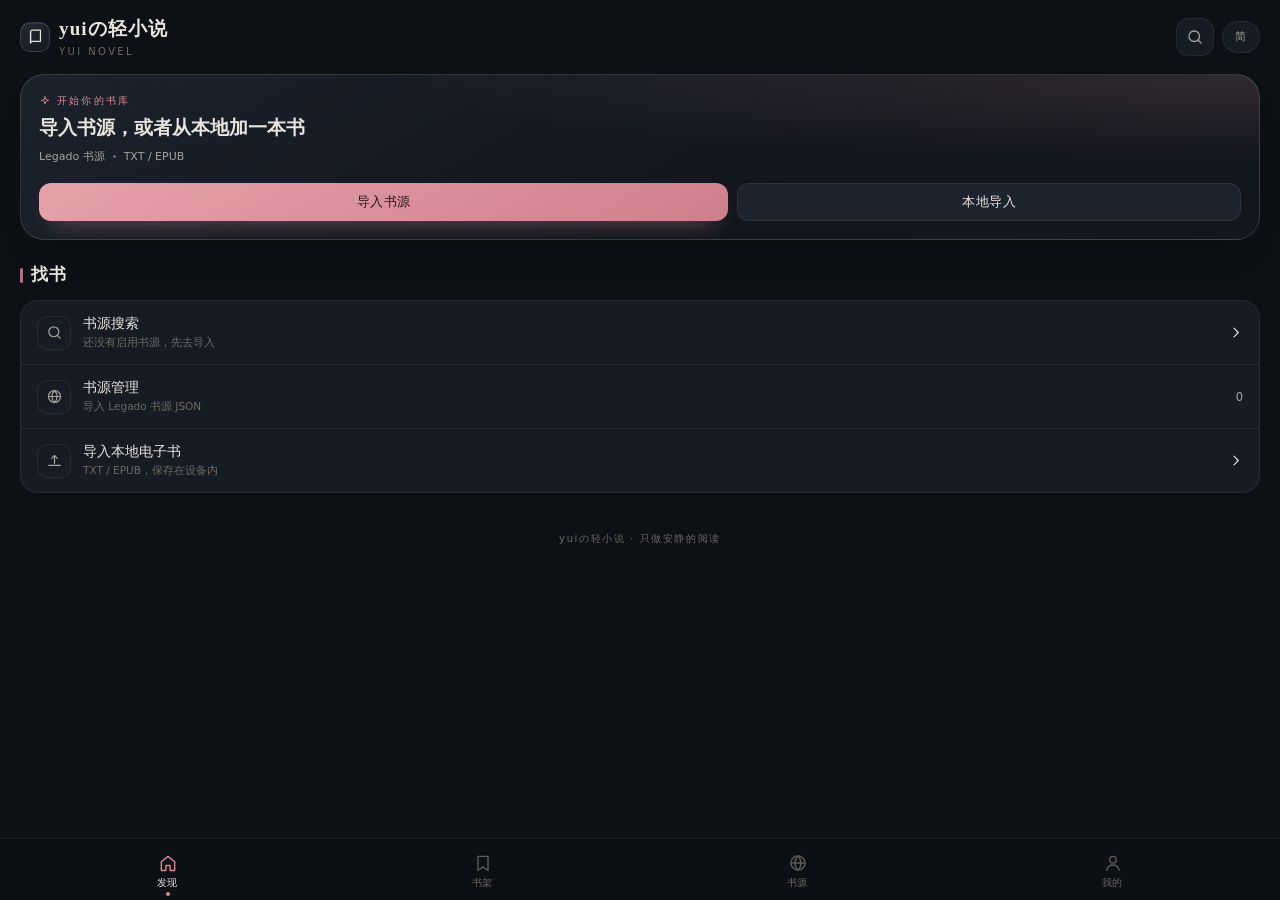
<file: yui-novel-source/app/src/main/assets/www/index.html>
<!doctype html>
<html lang="zh-CN">
<head>
  <meta charset="utf-8" />
  <meta name="viewport" content="width=device-width, initial-scale=1, viewport-fit=cover, user-scalable=no" />
  <meta name="theme-color" content="#0D1015" />
  <meta name="format-detection" content="telephone=no" />
  <title>yuiの轻小说</title>
  <link rel="icon" href="data:image/svg+xml,%3Csvg xmlns='http://www.w3.org/2000/svg' viewBox='0 0 32 32'%3E%3Crect width='32' height='32' rx='8' fill='%2310141B'/%3E%3Crect x='11' y='9' width='10' height='15' rx='3' fill='%23D88B95'/%3E%3Crect x='14' y='13' width='4' height='7' fill='%2310141B'/%3E%3C/svg%3E" />
  <link rel="stylesheet" href="css/app.css" />
</head>
<body>
  <div id="app">
    <header id="topbar" class="topbar"></header>
    <main id="view" class="view"></main>
    <nav id="tabbar" class="tabbar"></nav>
  </div>

  <section id="reader" class="reader" hidden></section>
  <div id="sheet-layer" class="sheet-layer" hidden></div>
  <div id="toast" class="toast" aria-live="polite"></div>

  <script type="module" src="js/app.js"></script>
</body>
</html>
</file>
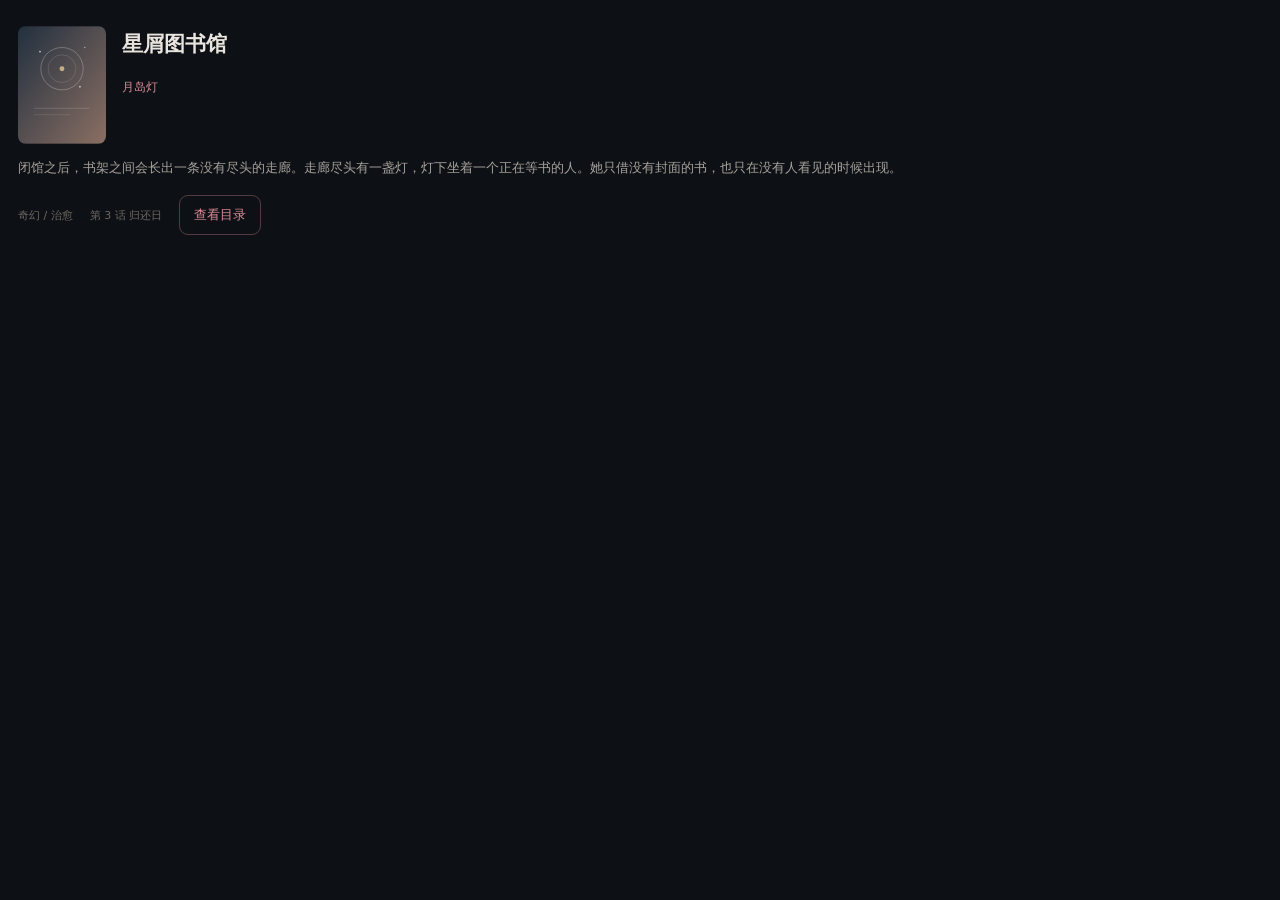
<file: yui-novel-source/app/src/main/assets/www/mock-source/book-1.html>
<!doctype html>
<html lang="zh-CN">
<head>
  <meta charset="utf-8" />
  <meta name="viewport" content="width=device-width, initial-scale=1" />
  <title>星屑图书馆</title>
  <style>
    body { margin: 0; padding: 26px 18px; background: #0d1015; color: #e9e5de; font-family: system-ui, sans-serif; line-height: 1.8; }
    .book-cover { float: left; width: 88px; height: 118px; margin: 0 16px 12px 0; border-radius: 8px; }
    .book-name { margin: 0 0 8px; font-size: 21px; }
    .book-author { color: #d98b96; font-size: 12px; }
    .book-intro { clear: both; color: #a7a29b; font-size: 13px; }
    .book-kind, .book-last { display: inline-block; margin: 8px 12px 0 0; font-size: 11px; color: #6d6862; }
    .toc-link { display: inline-block; margin-top: 16px; color: #d98b96; font-size: 13px; text-decoration: none; border: 1px solid rgba(217,139,150,.35); padding: 7px 14px; border-radius: 9px; }
  </style>
</head>
<body>
  <div class="book-detail">
    <img class="book-cover" src="cover-1.svg" alt="" />
    <h1 class="book-name">星屑图书馆</h1>
    <span class="book-author">月岛灯</span>
    <div class="book-intro">闭馆之后，书架之间会长出一条没有尽头的走廊。走廊尽头有一盏灯，灯下坐着一个正在等书的人。她只借没有封面的书，也只在没有人看见的时候出现。</div>
    <span class="book-kind">奇幻 / 治愈</span>
    <span class="book-last">第 3 话 归还日</span>
    <a class="toc-link" href="toc-1.html">查看目录</a>
  </div>
</body>
</html>
</file>
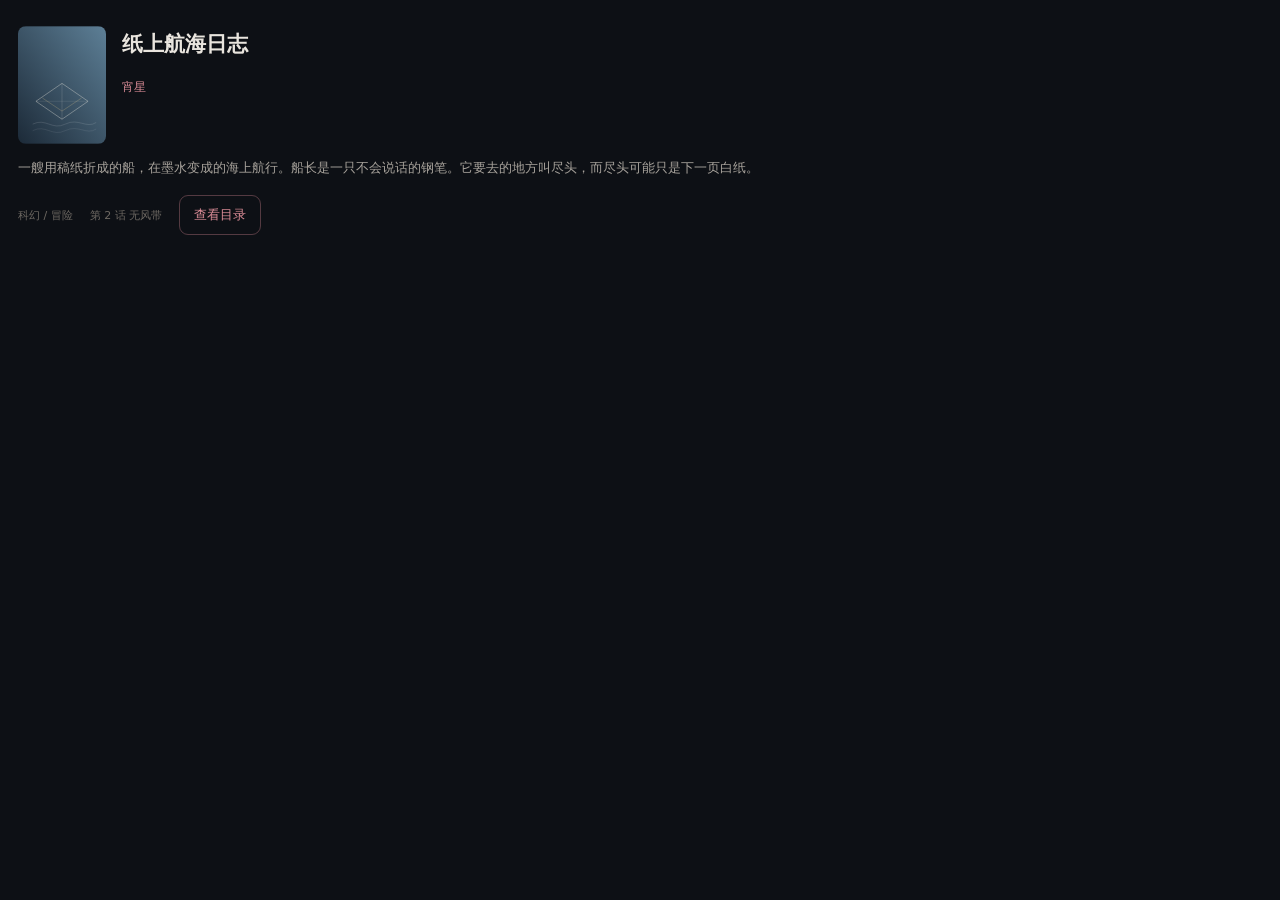
<file: yui-novel-source/app/src/main/assets/www/mock-source/book-2.html>
<!doctype html>
<html lang="zh-CN">
<head>
  <meta charset="utf-8" />
  <meta name="viewport" content="width=device-width, initial-scale=1" />
  <title>纸上航海日志</title>
  <style>
    body { margin: 0; padding: 26px 18px; background: #0d1015; color: #e9e5de; font-family: system-ui, sans-serif; line-height: 1.8; }
    .book-cover { float: left; width: 88px; height: 118px; margin: 0 16px 12px 0; border-radius: 8px; }
    .book-name { margin: 0 0 8px; font-size: 21px; }
    .book-author { color: #d98b96; font-size: 12px; }
    .book-intro { clear: both; color: #a7a29b; font-size: 13px; }
    .book-kind, .book-last { display: inline-block; margin: 8px 12px 0 0; font-size: 11px; color: #6d6862; }
    .toc-link { display: inline-block; margin-top: 16px; color: #d98b96; font-size: 13px; text-decoration: none; border: 1px solid rgba(217,139,150,.35); padding: 7px 14px; border-radius: 9px; }
  </style>
</head>
<body>
  <div class="book-detail">
    <img class="book-cover" src="cover-2.svg" alt="" />
    <h1 class="book-name">纸上航海日志</h1>
    <span class="book-author">宵星</span>
    <div class="book-intro">一艘用稿纸折成的船，在墨水变成的海上航行。船长是一只不会说话的钢笔。它要去的地方叫尽头，而尽头可能只是下一页白纸。</div>
    <span class="book-kind">科幻 / 冒险</span>
    <span class="book-last">第 2 话 无风带</span>
    <a class="toc-link" href="toc-2.html">查看目录</a>
  </div>
</body>
</html>
</file>
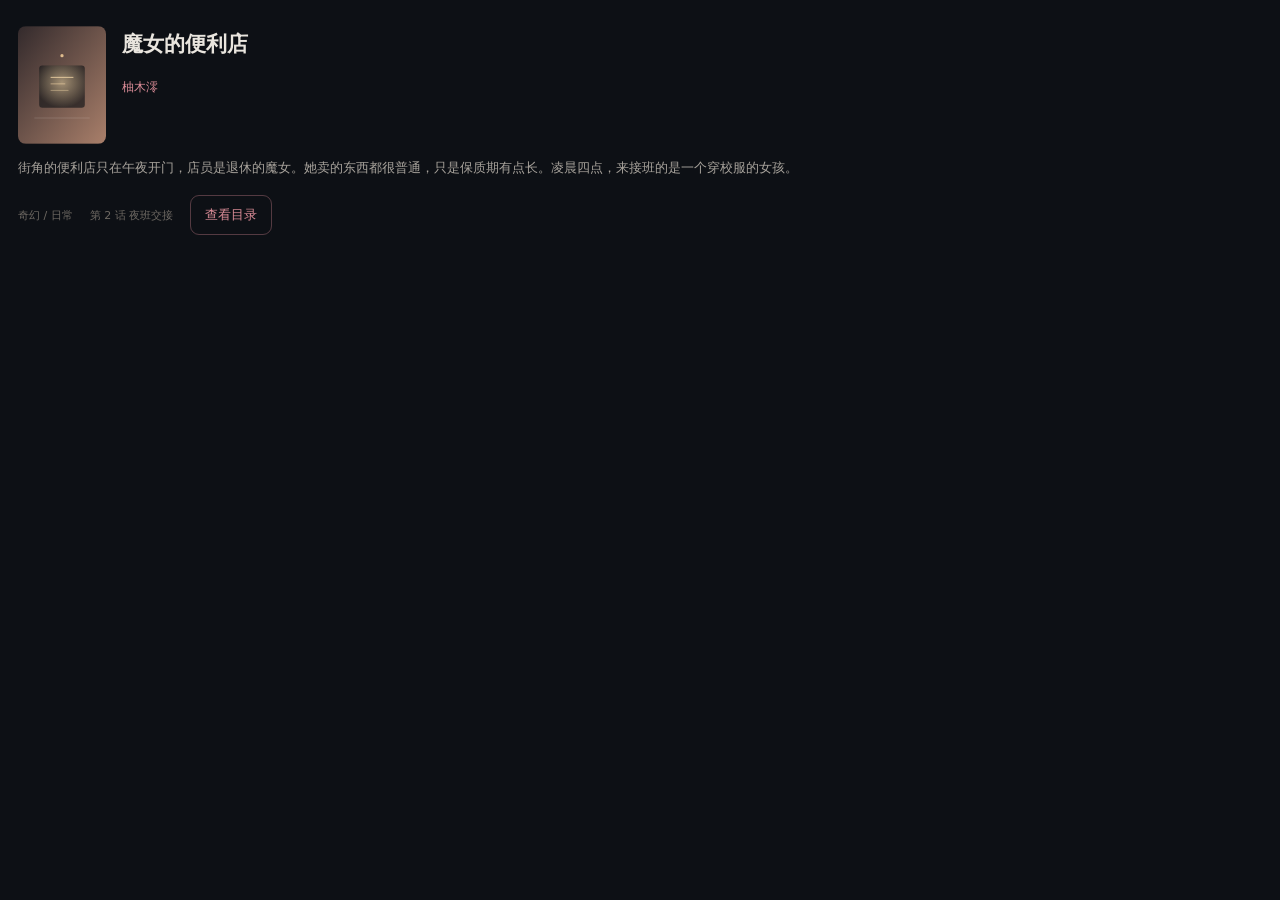
<file: yui-novel-source/app/src/main/assets/www/mock-source/book-3.html>
<!doctype html>
<html lang="zh-CN">
<head>
  <meta charset="utf-8" />
  <meta name="viewport" content="width=device-width, initial-scale=1" />
  <title>魔女的便利店</title>
  <style>
    body { margin: 0; padding: 26px 18px; background: #0d1015; color: #e9e5de; font-family: system-ui, sans-serif; line-height: 1.8; }
    .book-cover { float: left; width: 88px; height: 118px; margin: 0 16px 12px 0; border-radius: 8px; }
    .book-name { margin: 0 0 8px; font-size: 21px; }
    .book-author { color: #d98b96; font-size: 12px; }
    .book-intro { clear: both; color: #a7a29b; font-size: 13px; }
    .book-kind, .book-last { display: inline-block; margin: 8px 12px 0 0; font-size: 11px; color: #6d6862; }
    .toc-link { display: inline-block; margin-top: 16px; color: #d98b96; font-size: 13px; text-decoration: none; border: 1px solid rgba(217,139,150,.35); padding: 7px 14px; border-radius: 9px; }
  </style>
</head>
<body>
  <div class="book-detail">
    <img class="book-cover" src="cover-3.svg" alt="" />
    <h1 class="book-name">魔女的便利店</h1>
    <span class="book-author">柚木澪</span>
    <div class="book-intro">街角的便利店只在午夜开门，店员是退休的魔女。她卖的东西都很普通，只是保质期有点长。凌晨四点，来接班的是一个穿校服的女孩。</div>
    <span class="book-kind">奇幻 / 日常</span>
    <span class="book-last">第 2 话 夜班交接</span>
    <a class="toc-link" href="toc-3.html">查看目录</a>
  </div>
</body>
</html>
</file>
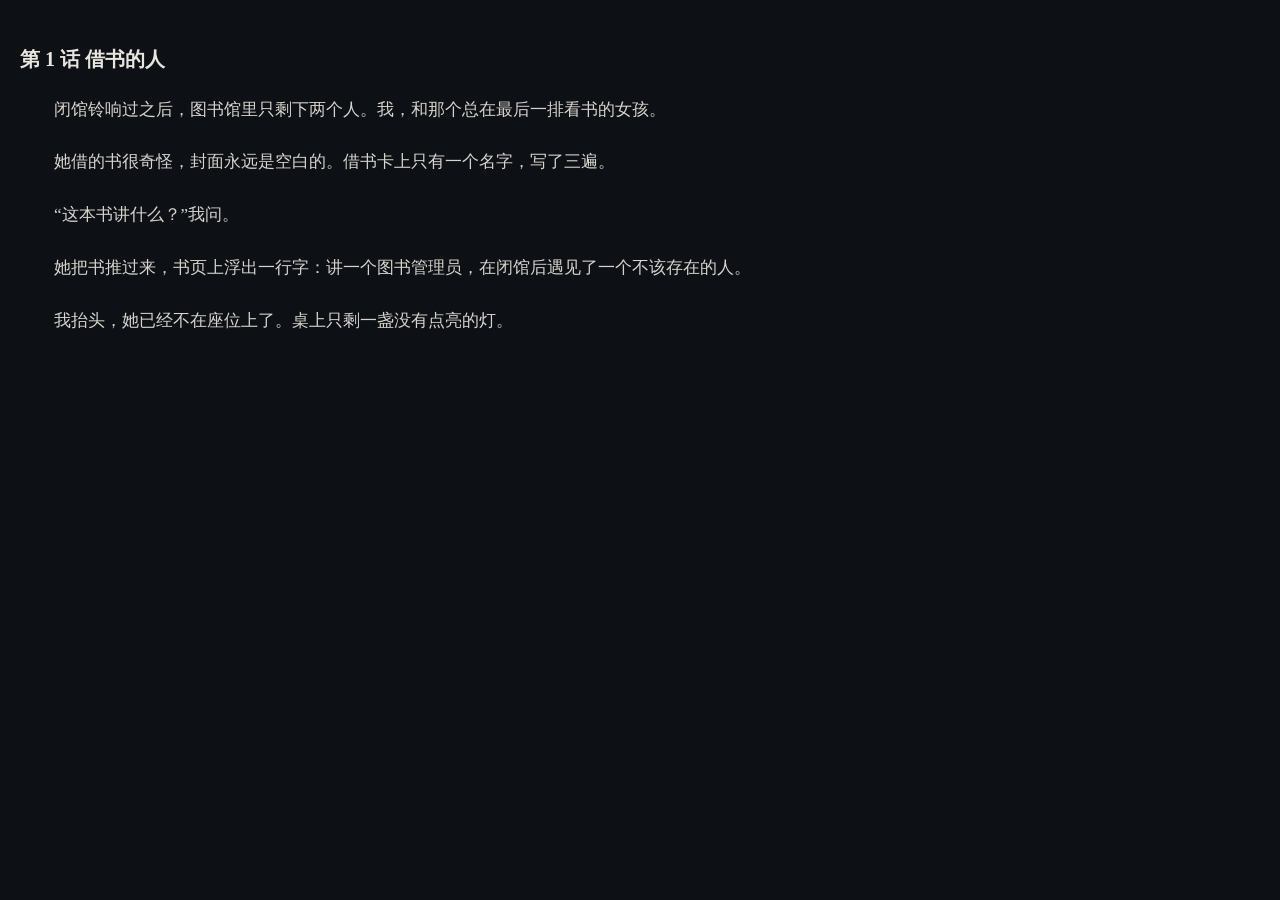
<file: yui-novel-source/app/src/main/assets/www/mock-source/chapter-1-1.html>
<!doctype html>
<html lang="zh-CN">
<head>
  <meta charset="utf-8" />
  <meta name="viewport" content="width=device-width, initial-scale=1" />
  <title>第 1 话 借书的人</title>
  <style>
    body { margin: 0; padding: 26px 20px 60px; background: #0d1015; color: #d8d4cd; font-family: Georgia, "Songti SC", serif; line-height: 2; font-size: 17px; }
    p { margin: 0 0 1.1em; text-indent: 2em; }
    h1 { font-size: 20px; color: #e9e5de; }
  </style>
</head>
<body>
  <h1>第 1 话 借书的人</h1>
  <div id="content">
    <p>闭馆铃响过之后，图书馆里只剩下两个人。我，和那个总在最后一排看书的女孩。</p>
    <p>她借的书很奇怪，封面永远是空白的。借书卡上只有一个名字，写了三遍。</p>
    <p>“这本书讲什么？”我问。</p>
    <p>她把书推过来，书页上浮出一行字：讲一个图书管理员，在闭馆后遇见了一个不该存在的人。</p>
    <p>我抬头，她已经不在座位上了。桌上只剩一盏没有点亮的灯。</p>
  </div>
</body>
</html>
</file>
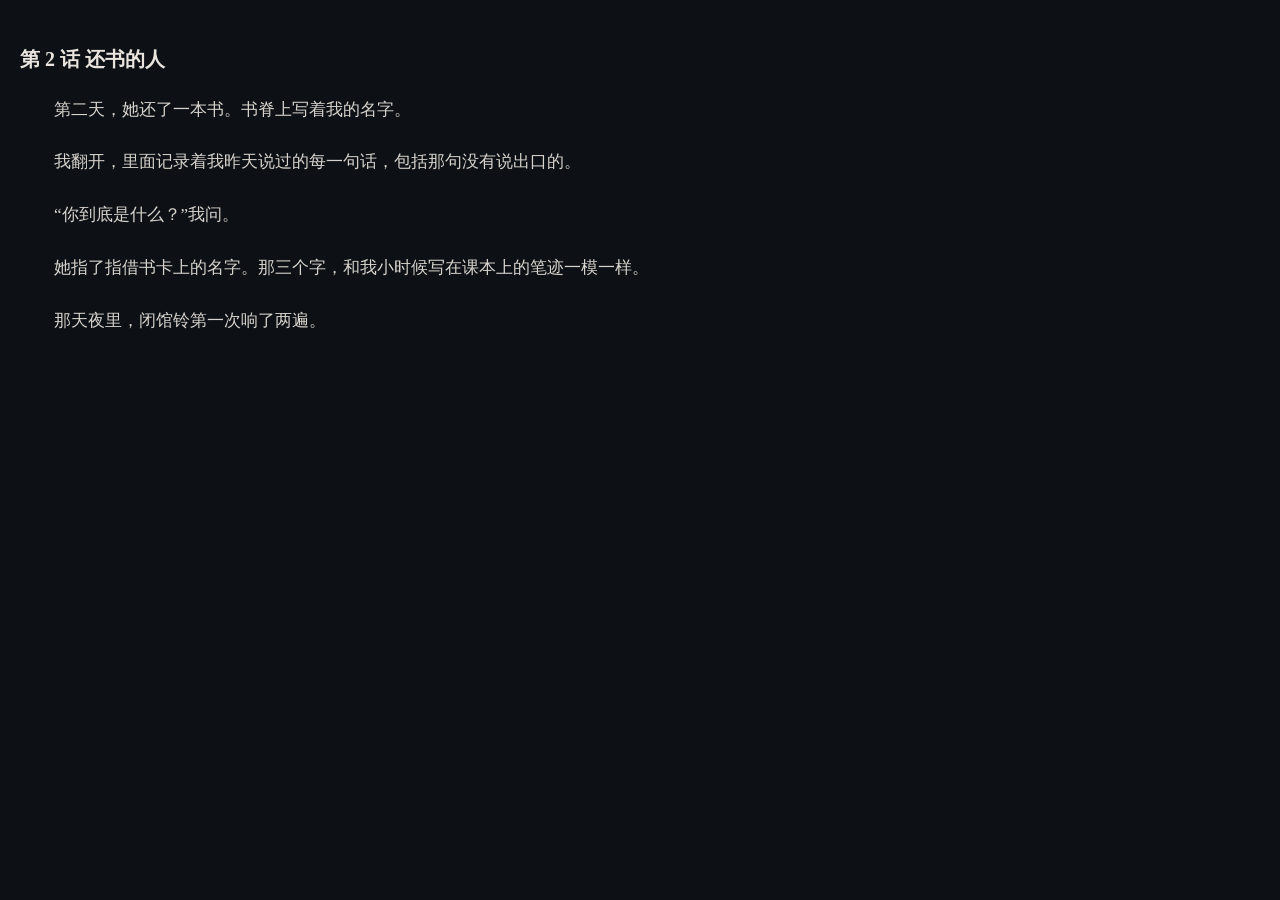
<file: yui-novel-source/app/src/main/assets/www/mock-source/chapter-1-2.html>
<!doctype html>
<html lang="zh-CN">
<head>
  <meta charset="utf-8" />
  <meta name="viewport" content="width=device-width, initial-scale=1" />
  <title>第 2 话 还书的人</title>
  <style>
    body { margin: 0; padding: 26px 20px 60px; background: #0d1015; color: #d8d4cd; font-family: Georgia, "Songti SC", serif; line-height: 2; font-size: 17px; }
    p { margin: 0 0 1.1em; text-indent: 2em; }
    h1 { font-size: 20px; color: #e9e5de; }
  </style>
</head>
<body>
  <h1>第 2 话 还书的人</h1>
  <div id="content">
    <p>第二天，她还了一本书。书脊上写着我的名字。</p>
    <p>我翻开，里面记录着我昨天说过的每一句话，包括那句没有说出口的。</p>
    <p>“你到底是什么？”我问。</p>
    <p>她指了指借书卡上的名字。那三个字，和我小时候写在课本上的笔迹一模一样。</p>
    <p>那天夜里，闭馆铃第一次响了两遍。</p>
  </div>
</body>
</html>
</file>
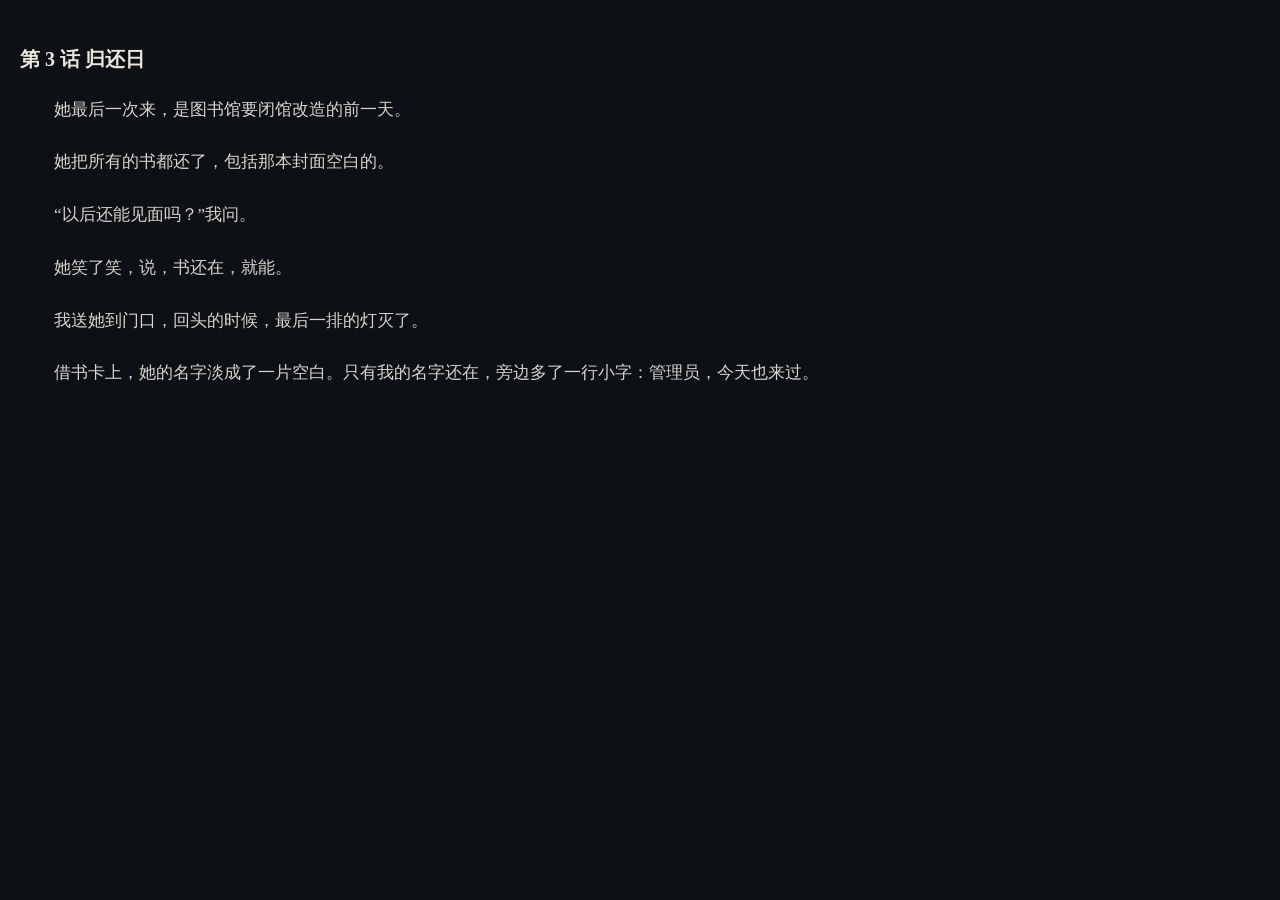
<file: yui-novel-source/app/src/main/assets/www/mock-source/chapter-1-3.html>
<!doctype html>
<html lang="zh-CN">
<head>
  <meta charset="utf-8" />
  <meta name="viewport" content="width=device-width, initial-scale=1" />
  <title>第 3 话 归还日</title>
  <style>
    body { margin: 0; padding: 26px 20px 60px; background: #0d1015; color: #d8d4cd; font-family: Georgia, "Songti SC", serif; line-height: 2; font-size: 17px; }
    p { margin: 0 0 1.1em; text-indent: 2em; }
    h1 { font-size: 20px; color: #e9e5de; }
  </style>
</head>
<body>
  <h1>第 3 话 归还日</h1>
  <div id="content">
    <p>她最后一次来，是图书馆要闭馆改造的前一天。</p>
    <p>她把所有的书都还了，包括那本封面空白的。</p>
    <p>“以后还能见面吗？”我问。</p>
    <p>她笑了笑，说，书还在，就能。</p>
    <p>我送她到门口，回头的时候，最后一排的灯灭了。</p>
    <p>借书卡上，她的名字淡成了一片空白。只有我的名字还在，旁边多了一行小字：管理员，今天也来过。</p>
  </div>
</body>
</html>
</file>
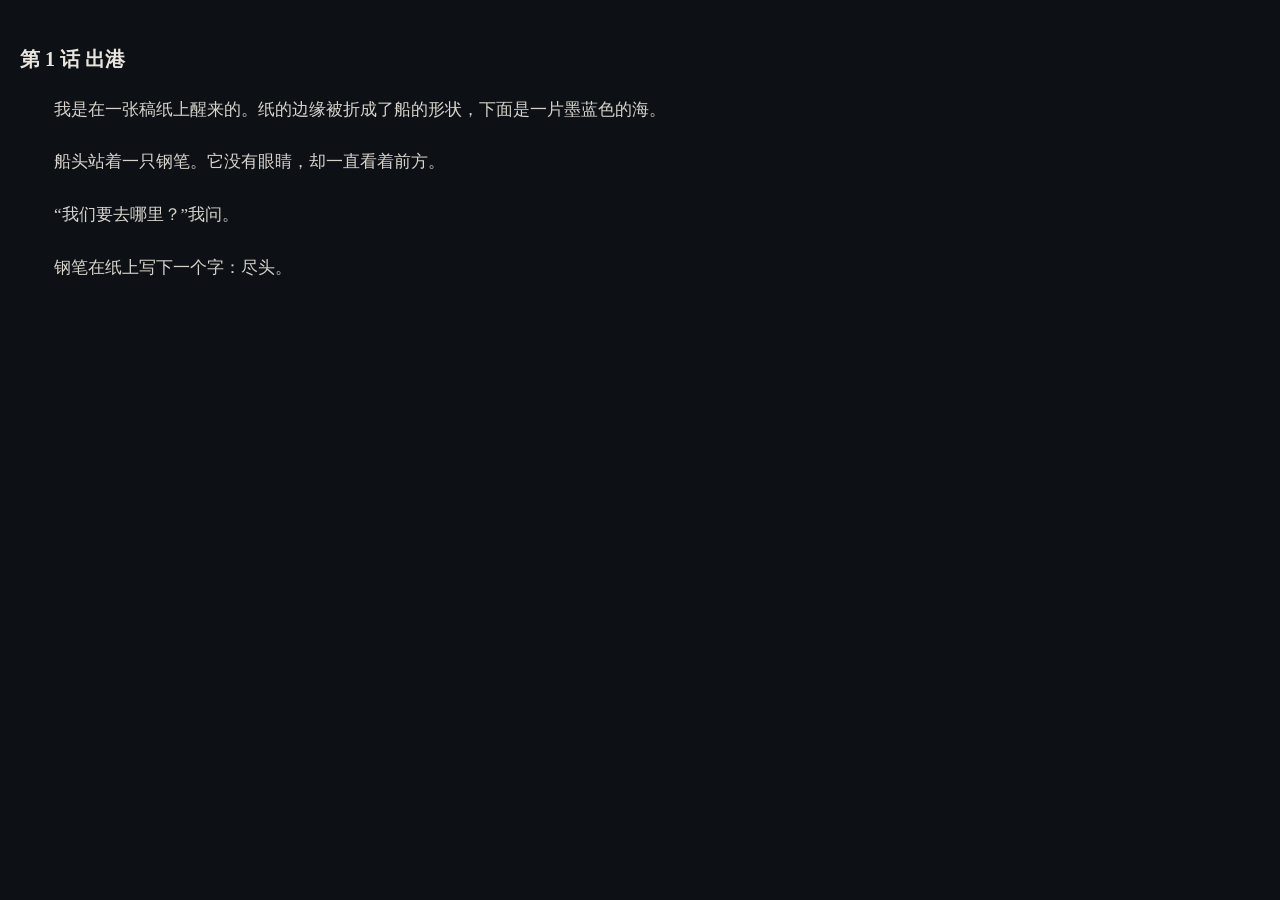
<file: yui-novel-source/app/src/main/assets/www/mock-source/chapter-2-1.html>
<!doctype html>
<html lang="zh-CN">
<head>
  <meta charset="utf-8" />
  <meta name="viewport" content="width=device-width, initial-scale=1" />
  <title>第 1 话 出港</title>
  <style>
    body { margin: 0; padding: 26px 20px 60px; background: #0d1015; color: #d8d4cd; font-family: Georgia, "Songti SC", serif; line-height: 2; font-size: 17px; }
    p { margin: 0 0 1.1em; text-indent: 2em; }
    h1 { font-size: 20px; color: #e9e5de; }
  </style>
</head>
<body>
  <h1>第 1 话 出港</h1>
  <div id="content">
    <p>我是在一张稿纸上醒来的。纸的边缘被折成了船的形状，下面是一片墨蓝色的海。</p>
    <p>船头站着一只钢笔。它没有眼睛，却一直看着前方。</p>
    <p>“我们要去哪里？”我问。</p>
    <p>钢笔在纸上写下一个字：尽头。</p>
  </div>
</body>
</html>
</file>
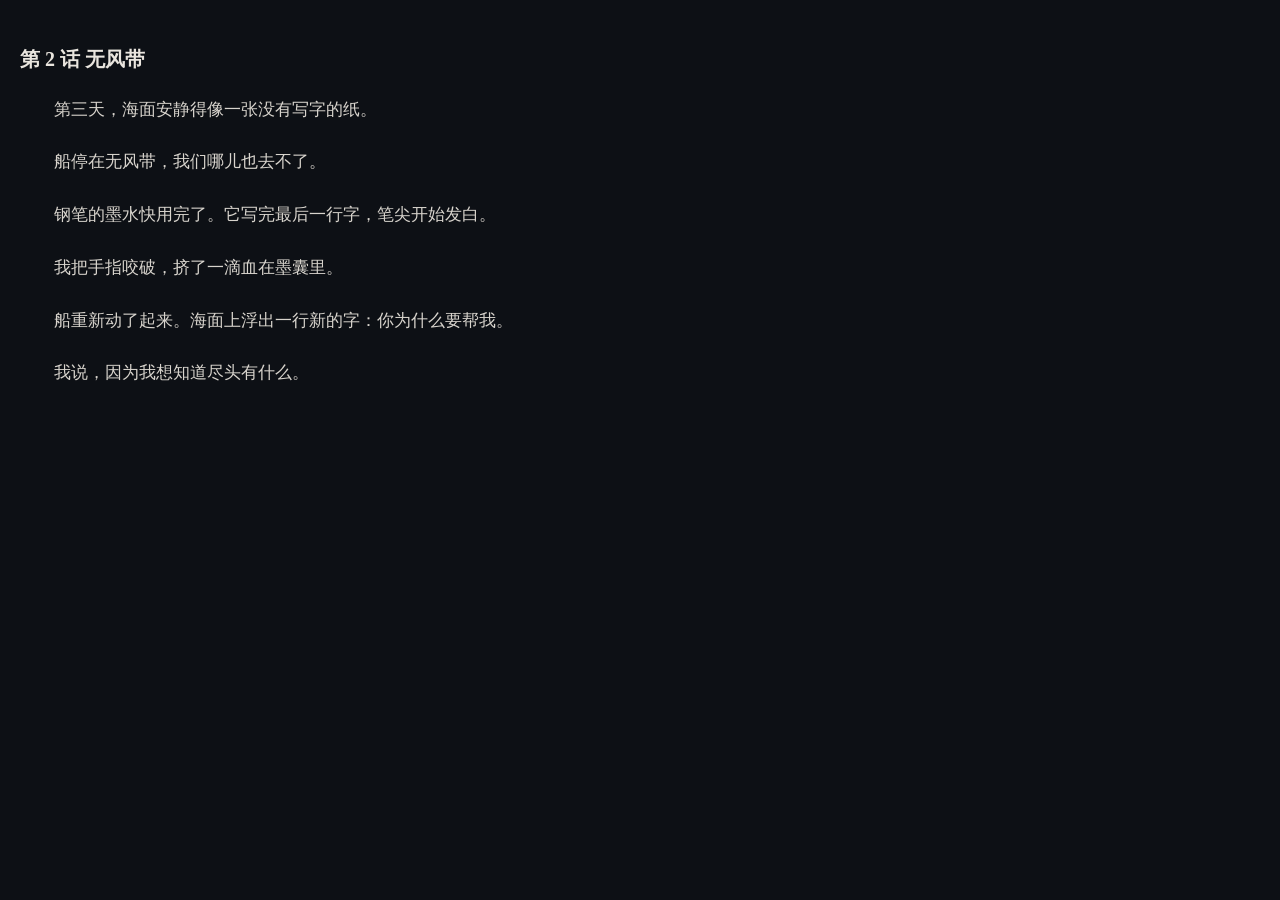
<file: yui-novel-source/app/src/main/assets/www/mock-source/chapter-2-2.html>
<!doctype html>
<html lang="zh-CN">
<head>
  <meta charset="utf-8" />
  <meta name="viewport" content="width=device-width, initial-scale=1" />
  <title>第 2 话 无风带</title>
  <style>
    body { margin: 0; padding: 26px 20px 60px; background: #0d1015; color: #d8d4cd; font-family: Georgia, "Songti SC", serif; line-height: 2; font-size: 17px; }
    p { margin: 0 0 1.1em; text-indent: 2em; }
    h1 { font-size: 20px; color: #e9e5de; }
  </style>
</head>
<body>
  <h1>第 2 话 无风带</h1>
  <div id="content">
    <p>第三天，海面安静得像一张没有写字的纸。</p>
    <p>船停在无风带，我们哪儿也去不了。</p>
    <p>钢笔的墨水快用完了。它写完最后一行字，笔尖开始发白。</p>
    <p>我把手指咬破，挤了一滴血在墨囊里。</p>
    <p>船重新动了起来。海面上浮出一行新的字：你为什么要帮我。</p>
    <p>我说，因为我想知道尽头有什么。</p>
  </div>
</body>
</html>
</file>
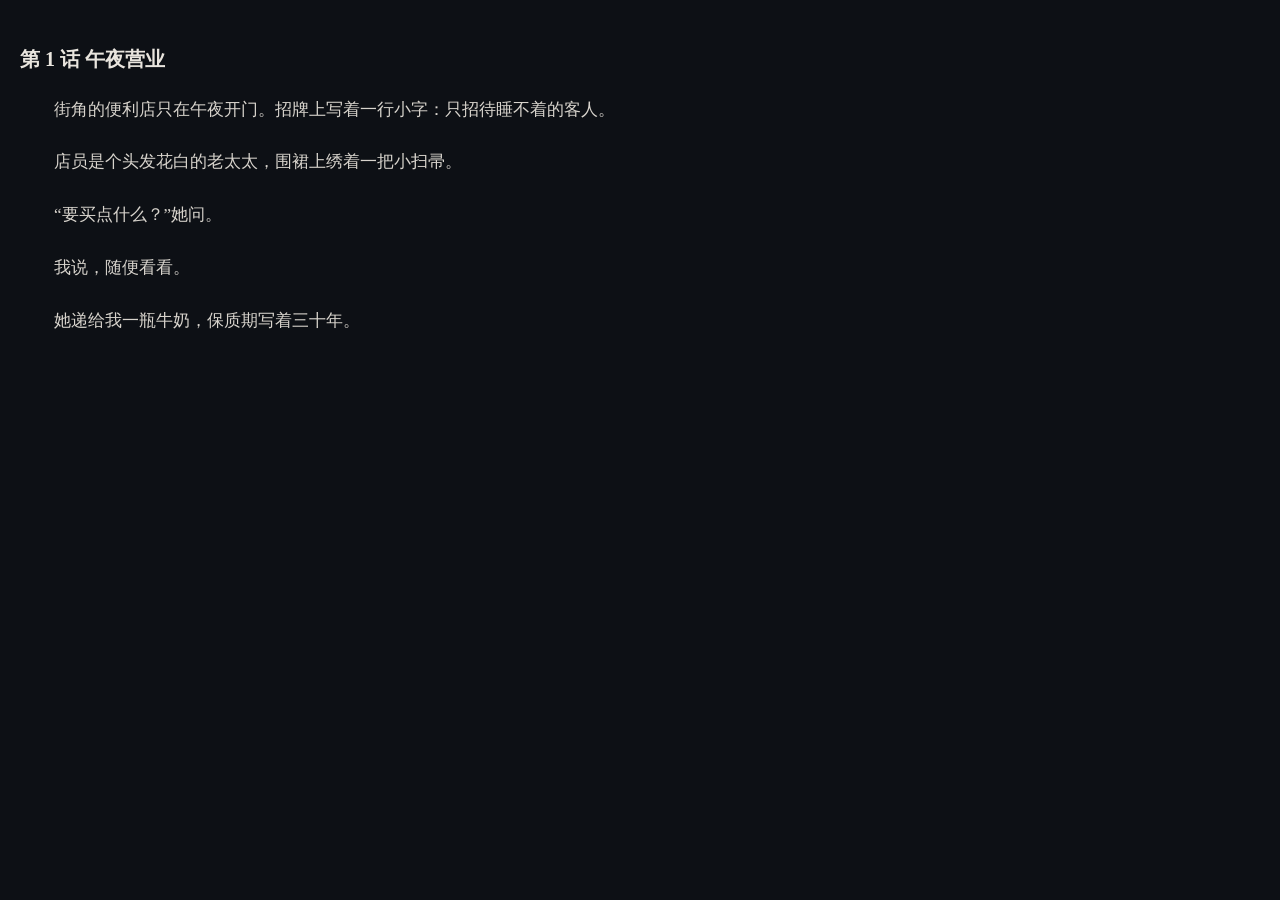
<file: yui-novel-source/app/src/main/assets/www/mock-source/chapter-3-1.html>
<!doctype html>
<html lang="zh-CN">
<head>
  <meta charset="utf-8" />
  <meta name="viewport" content="width=device-width, initial-scale=1" />
  <title>第 1 话 午夜营业</title>
  <style>
    body { margin: 0; padding: 26px 20px 60px; background: #0d1015; color: #d8d4cd; font-family: Georgia, "Songti SC", serif; line-height: 2; font-size: 17px; }
    p { margin: 0 0 1.1em; text-indent: 2em; }
    h1 { font-size: 20px; color: #e9e5de; }
  </style>
</head>
<body>
  <h1>第 1 话 午夜营业</h1>
  <div id="content">
    <p>街角的便利店只在午夜开门。招牌上写着一行小字：只招待睡不着的客人。</p>
    <p>店员是个头发花白的老太太，围裙上绣着一把小扫帚。</p>
    <p>“要买点什么？”她问。</p>
    <p>我说，随便看看。</p>
    <p>她递给我一瓶牛奶，保质期写着三十年。</p>
  </div>
</body>
</html>
</file>
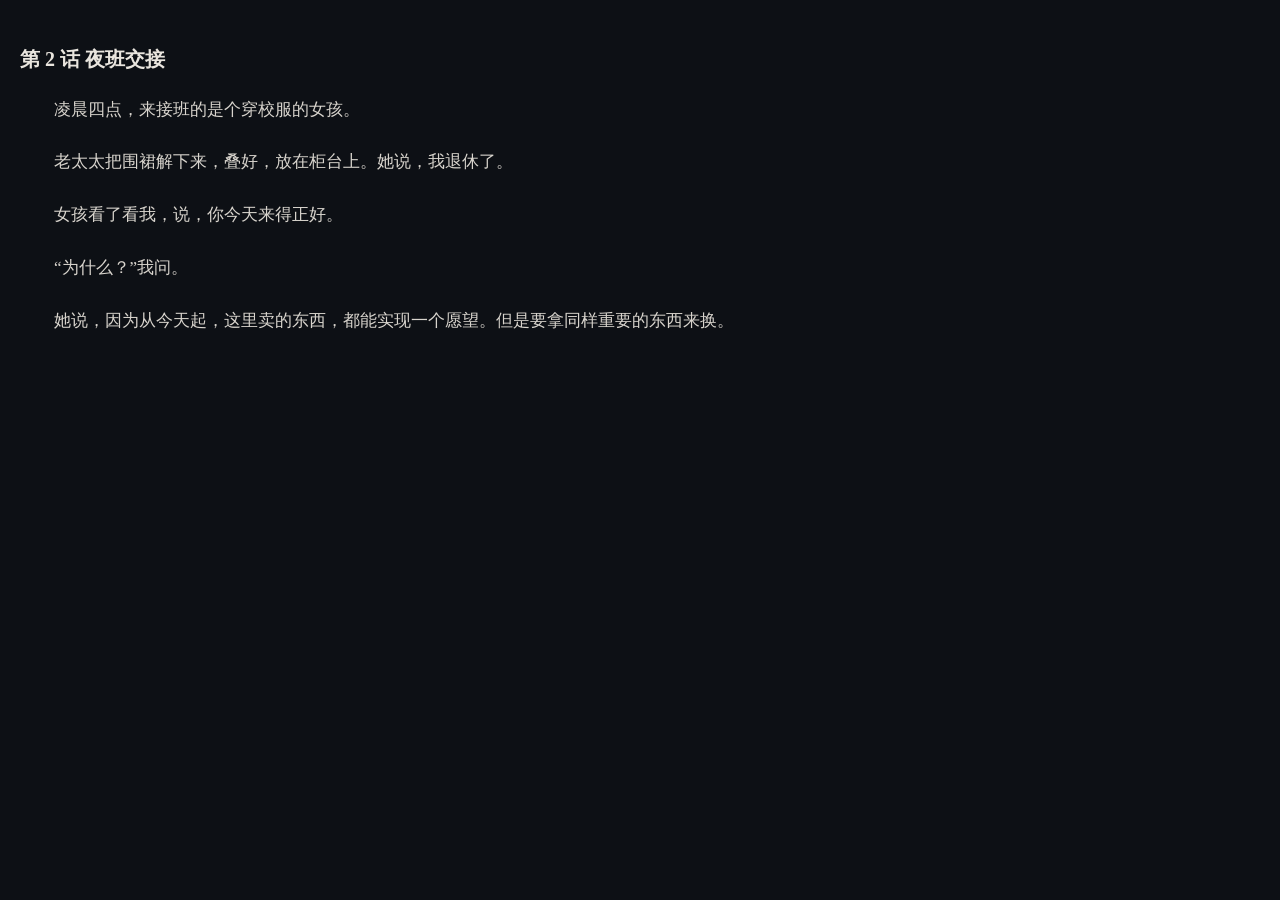
<file: yui-novel-source/app/src/main/assets/www/mock-source/chapter-3-2.html>
<!doctype html>
<html lang="zh-CN">
<head>
  <meta charset="utf-8" />
  <meta name="viewport" content="width=device-width, initial-scale=1" />
  <title>第 2 话 夜班交接</title>
  <style>
    body { margin: 0; padding: 26px 20px 60px; background: #0d1015; color: #d8d4cd; font-family: Georgia, "Songti SC", serif; line-height: 2; font-size: 17px; }
    p { margin: 0 0 1.1em; text-indent: 2em; }
    h1 { font-size: 20px; color: #e9e5de; }
  </style>
</head>
<body>
  <h1>第 2 话 夜班交接</h1>
  <div id="content">
    <p>凌晨四点，来接班的是个穿校服的女孩。</p>
    <p>老太太把围裙解下来，叠好，放在柜台上。她说，我退休了。</p>
    <p>女孩看了看我，说，你今天来得正好。</p>
    <p>“为什么？”我问。</p>
    <p>她说，因为从今天起，这里卖的东西，都能实现一个愿望。但是要拿同样重要的东西来换。</p>
  </div>
</body>
</html>
</file>
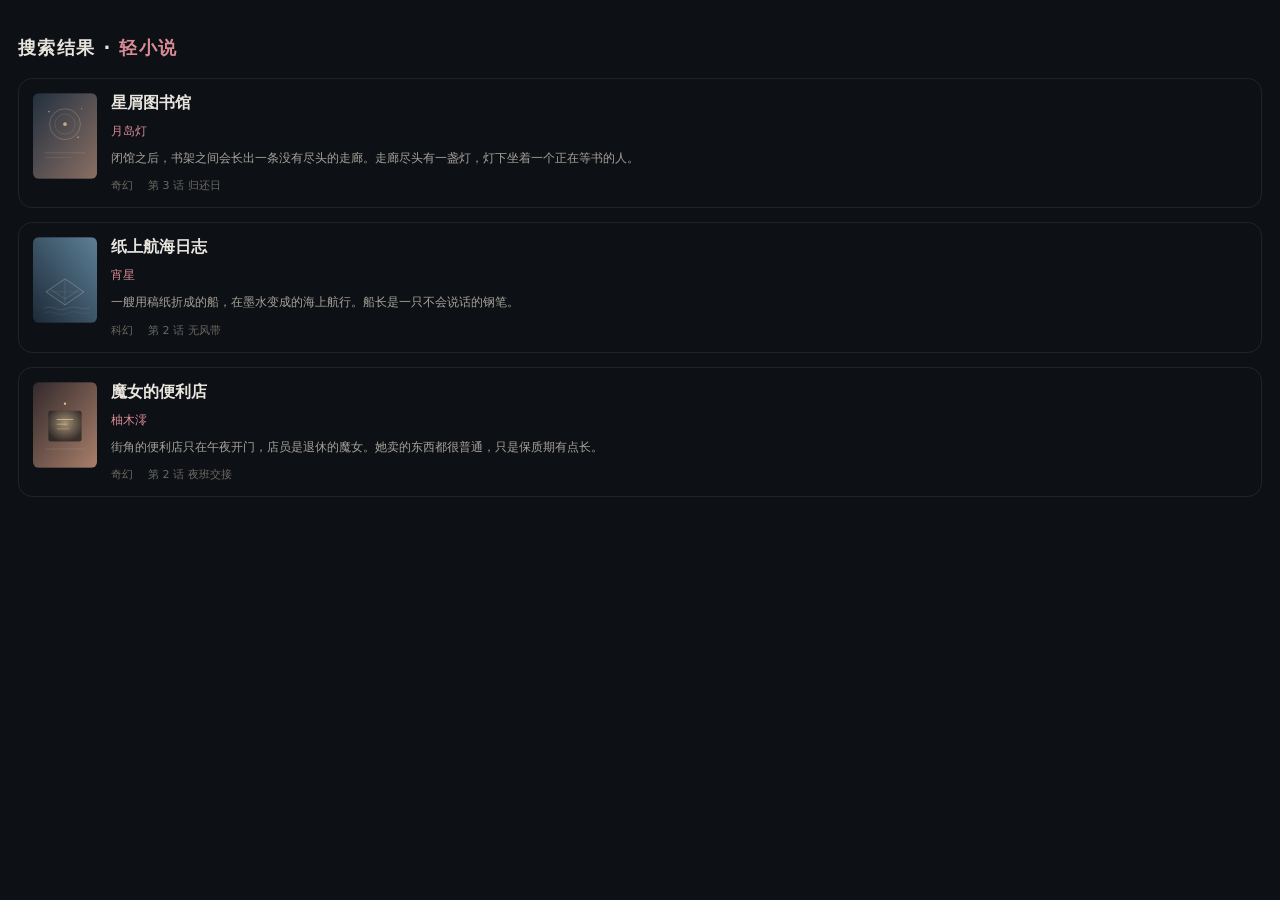
<file: yui-novel-source/app/src/main/assets/www/mock-source/search.html>
<!doctype html>
<html lang="zh-CN">
<head>
  <meta charset="utf-8" />
  <meta name="viewport" content="width=device-width, initial-scale=1" />
  <title>示例书源 · 搜索</title>
  <style>
    body { margin: 0; padding: 24px 18px; background: #0d1015; color: #e9e5de; font-family: system-ui, sans-serif; }
    h1 { font-size: 18px; letter-spacing: .08em; }
    .keyword { color: #d98b96; }
    .book-list { display: grid; gap: 14px; margin-top: 18px; }
    .book-item { display: block; padding: 14px; border: 1px solid rgba(255,255,255,.08); border-radius: 14px; color: inherit; text-decoration: none; overflow: hidden; }
    .book-cover { float: left; width: 64px; height: 86px; margin-right: 14px; border-radius: 6px; }
    .book-name { margin: 0 0 6px; font-size: 16px; }
    .book-author { color: #d98b96; font-size: 12px; }
    .book-intro { margin: 8px 0 6px; color: #a7a29b; font-size: 12px; line-height: 1.7; }
    .book-kind, .book-last { display: inline-block; margin-right: 10px; font-size: 11px; color: #6d6862; }
  </style>
</head>
<body>
  <h1>搜索结果 · <span class="keyword">轻小说</span></h1>
  <div class="book-list">
    <a class="book-item" href="book-1.html">
      <img class="book-cover" src="cover-1.svg" alt="" />
      <h3 class="book-name">星屑图书馆</h3>
      <span class="book-author">月岛灯</span>
      <p class="book-intro">闭馆之后，书架之间会长出一条没有尽头的走廊。走廊尽头有一盏灯，灯下坐着一个正在等书的人。</p>
      <span class="book-kind">奇幻</span>
      <span class="book-last">第 3 话 归还日</span>
    </a>
    <a class="book-item" href="book-2.html">
      <img class="book-cover" src="cover-2.svg" alt="" />
      <h3 class="book-name">纸上航海日志</h3>
      <span class="book-author">宵星</span>
      <p class="book-intro">一艘用稿纸折成的船，在墨水变成的海上航行。船长是一只不会说话的钢笔。</p>
      <span class="book-kind">科幻</span>
      <span class="book-last">第 2 话 无风带</span>
    </a>
    <a class="book-item" href="book-3.html">
      <img class="book-cover" src="cover-3.svg" alt="" />
      <h3 class="book-name">魔女的便利店</h3>
      <span class="book-author">柚木澪</span>
      <p class="book-intro">街角的便利店只在午夜开门，店员是退休的魔女。她卖的东西都很普通，只是保质期有点长。</p>
      <span class="book-kind">奇幻</span>
      <span class="book-last">第 2 话 夜班交接</span>
    </a>
  </div>
</body>
</html>
</file>
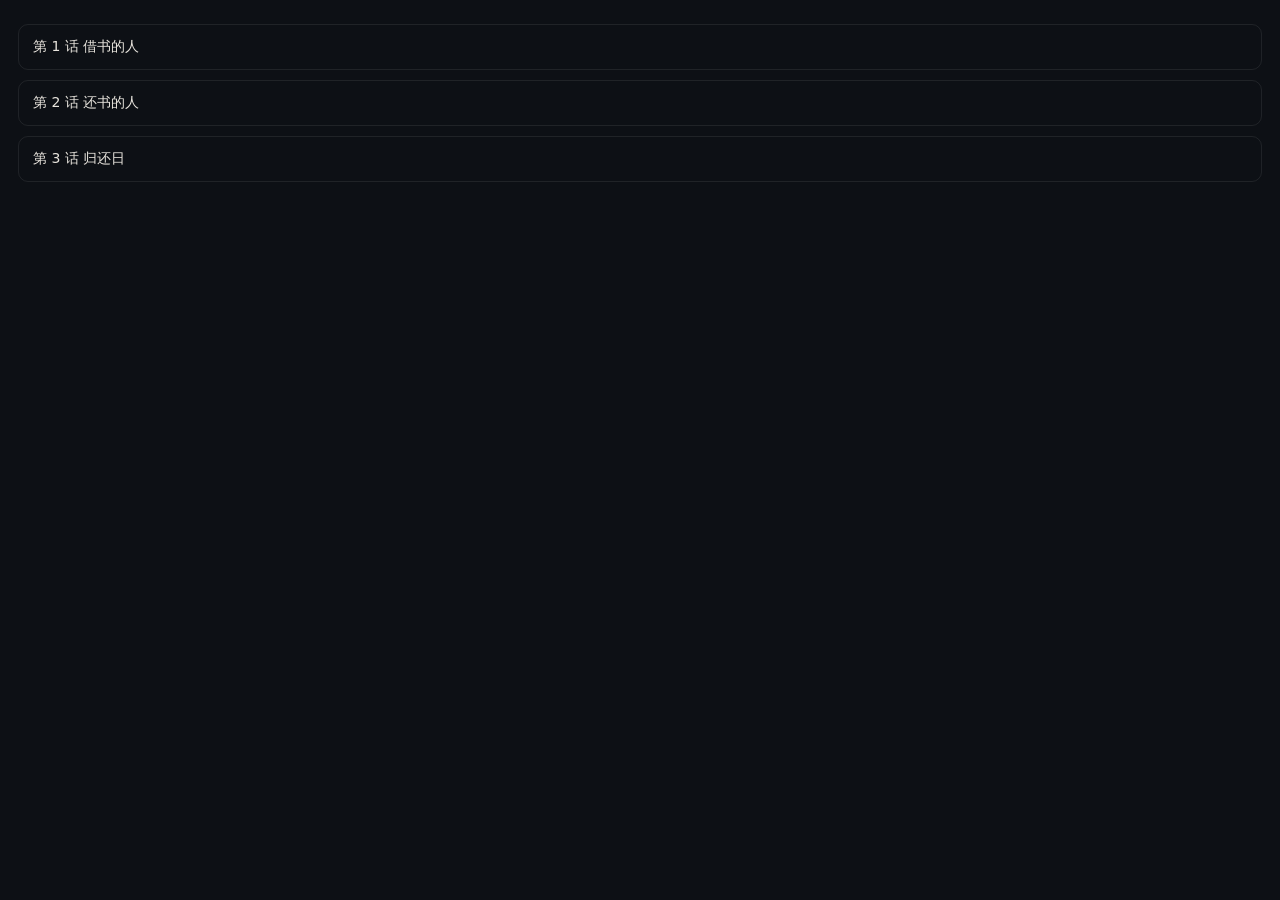
<file: yui-novel-source/app/src/main/assets/www/mock-source/toc-1.html>
<!doctype html>
<html lang="zh-CN">
<head>
  <meta charset="utf-8" />
  <meta name="viewport" content="width=device-width, initial-scale=1" />
  <title>星屑图书馆 · 目录</title>
  <style>
    body { margin: 0; padding: 24px 18px; background: #0d1015; color: #e9e5de; font-family: system-ui, sans-serif; }
    .chapter-list { display: grid; gap: 10px; }
    .chapter-list a { display: block; padding: 13px 14px; color: #e9e5de; text-decoration: none; border: 1px solid rgba(255,255,255,.08); border-radius: 10px; font-size: 14px; }
  </style>
</head>
<body>
  <div class="chapter-list">
    <a href="chapter-1-1.html">第 1 话 借书的人</a>
    <a href="chapter-1-2.html">第 2 话 还书的人</a>
    <a href="chapter-1-3.html">第 3 话 归还日</a>
  </div>
</body>
</html>
</file>
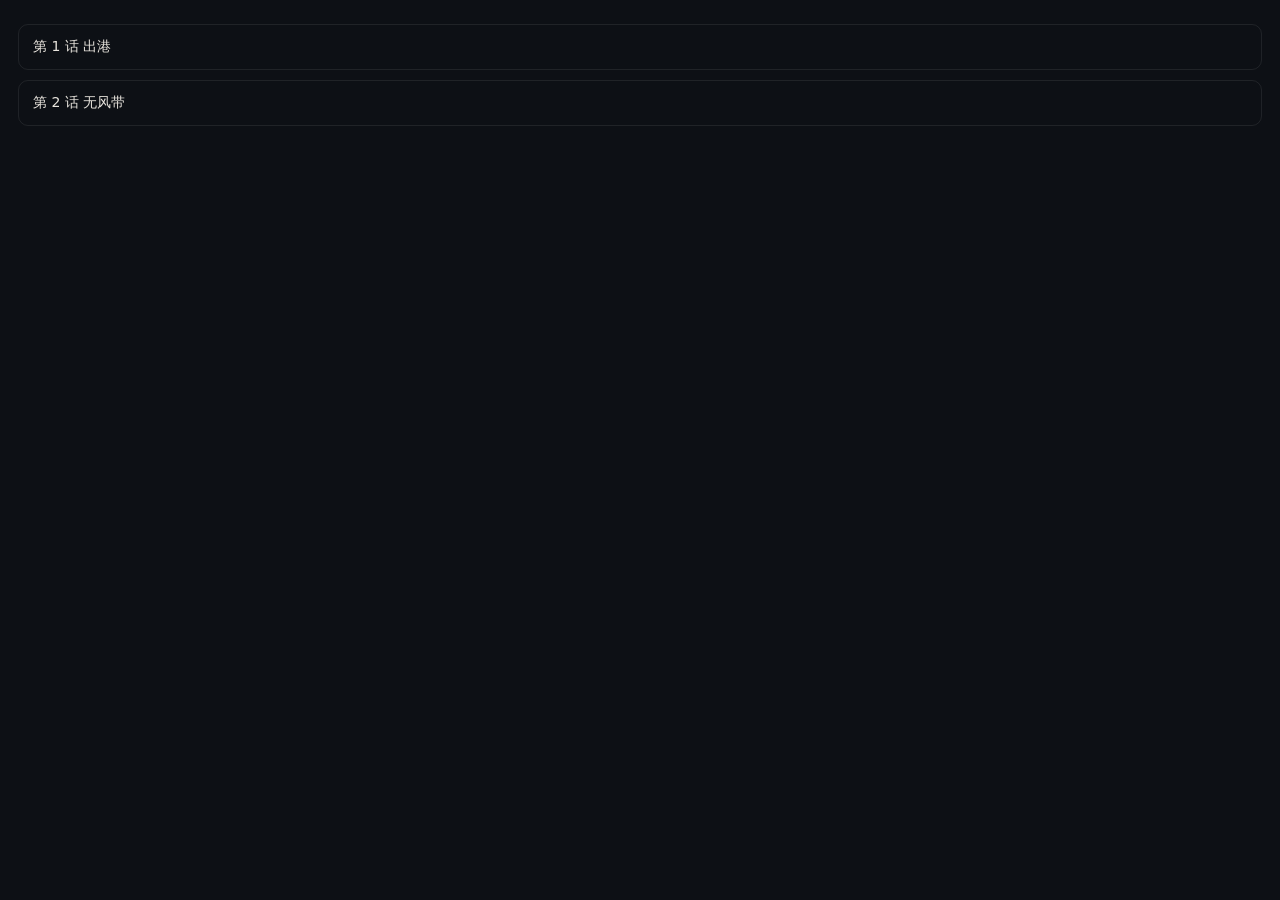
<file: yui-novel-source/app/src/main/assets/www/mock-source/toc-2.html>
<!doctype html>
<html lang="zh-CN">
<head>
  <meta charset="utf-8" />
  <meta name="viewport" content="width=device-width, initial-scale=1" />
  <title>纸上航海日志 · 目录</title>
  <style>
    body { margin: 0; padding: 24px 18px; background: #0d1015; color: #e9e5de; font-family: system-ui, sans-serif; }
    .chapter-list { display: grid; gap: 10px; }
    .chapter-list a { display: block; padding: 13px 14px; color: #e9e5de; text-decoration: none; border: 1px solid rgba(255,255,255,.08); border-radius: 10px; font-size: 14px; }
  </style>
</head>
<body>
  <div class="chapter-list">
    <a href="chapter-2-1.html">第 1 话 出港</a>
    <a href="chapter-2-2.html">第 2 话 无风带</a>
  </div>
</body>
</html>
</file>
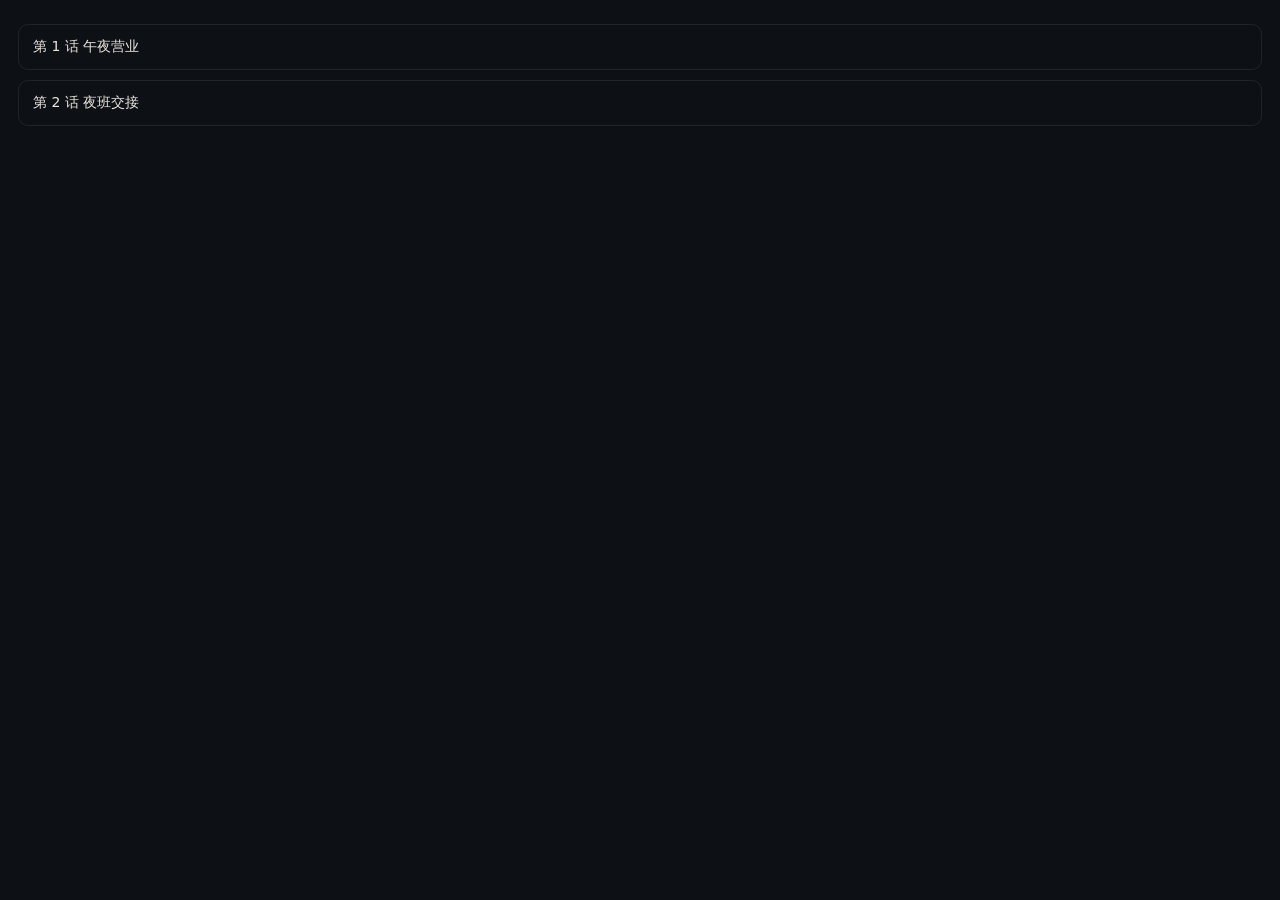
<file: yui-novel-source/app/src/main/assets/www/mock-source/toc-3.html>
<!doctype html>
<html lang="zh-CN">
<head>
  <meta charset="utf-8" />
  <meta name="viewport" content="width=device-width, initial-scale=1" />
  <title>魔女的便利店 · 目录</title>
  <style>
    body { margin: 0; padding: 24px 18px; background: #0d1015; color: #e9e5de; font-family: system-ui, sans-serif; }
    .chapter-list { display: grid; gap: 10px; }
    .chapter-list a { display: block; padding: 13px 14px; color: #e9e5de; text-decoration: none; border: 1px solid rgba(255,255,255,.08); border-radius: 10px; font-size: 14px; }
  </style>
</head>
<body>
  <div class="chapter-list">
    <a href="chapter-3-1.html">第 1 话 午夜营业</a>
    <a href="chapter-3-2.html">第 2 话 夜班交接</a>
  </div>
</body>
</html>
</file>
<file: yui-novel-source/app/src/main/assets/www/css/app.css>
:root {
  --bg: #0d1015;
  --bg-2: #11151c;
  --surface: #171c24;
  --surface-2: #1d2430;
  --surface-3: #242c39;
  --line: rgba(233, 229, 222, 0.075);
  --line-strong: rgba(233, 229, 222, 0.14);
  --text: #e9e5de;
  --text-2: #a7a29b;
  --text-3: #6d6862;
  --accent: #d98b96;
  --accent-soft: rgba(217, 139, 150, 0.13);
  --jade: #82a8a2;
  --gold: #c9a86a;
  --serif: "Noto Serif CJK SC", "Source Han Serif SC", "Songti SC", "STSong", serif;
  --sans: "Noto Sans CJK SC", "HarmonyOS Sans SC", "PingFang SC", "Helvetica Neue", system-ui, sans-serif;
  --radius: 18px;
  --shadow: 0 20px 44px -30px rgba(0, 0, 0, 0.95);
  --safe-b: env(safe-area-inset-bottom, 0px);
  --safe-t: env(safe-area-inset-top, 0px);
}

* {
  box-sizing: border-box;
  -webkit-tap-highlight-color: transparent;
}

html,
body {
  margin: 0;
  padding: 0;
  height: 100%;
  background: var(--bg);
}

body {
  font-family: var(--sans);
  color: var(--text);
  font-size: 14px;
  line-height: 1.55;
  -webkit-font-smoothing: antialiased;
  -webkit-user-select: none;
  user-select: none;
  overscroll-behavior: none;
}

button,
input,
textarea {
  font-family: inherit;
  color: inherit;
  border: 0;
  background: none;
  outline: none;
}

button {
  cursor: pointer;
  padding: 0;
}

input,
textarea {
  -webkit-user-select: text;
  user-select: text;
}

img,
svg {
  display: block;
}

h1,
h2,
h3,
p {
  margin: 0;
}

a {
  color: inherit;
  text-decoration: none;
}

[hidden] {
  display: none !important;
}

#app {
  display: flex;
  flex-direction: column;
  height: 100vh;
  height: 100dvh;
  overflow: hidden;
}

.view {
  flex: 1;
  overflow-y: auto;
  overflow-x: hidden;
  -webkit-overflow-scrolling: touch;
  padding-bottom: calc(96px + var(--safe-b));
  scrollbar-width: none;
}

.view::-webkit-scrollbar {
  display: none;
}

.view.no-tabs {
  padding-bottom: calc(24px + var(--safe-b));
}

.page {
  padding: 0 20px;
}

.topbar {
  position: relative;
  z-index: 20;
  display: flex;
  align-items: center;
  justify-content: space-between;
  gap: 12px;
  padding: calc(14px + var(--safe-t)) 20px 10px;
  background: linear-gradient(180deg, var(--bg) 70%, rgba(13, 16, 21, 0) 100%);
}

.brand {
  display: flex;
  align-items: center;
  gap: 9px;
  min-width: 0;
}

.brand-mark {
  width: 30px;
  height: 30px;
  border-radius: 10px;
  background: linear-gradient(150deg, #222a34, #141920);
  border: 1px solid var(--line-strong);
  display: grid;
  place-items: center;
  box-shadow: inset 0 1px 0 rgba(255, 255, 255, 0.06);
  flex: none;
}

.brand-name {
  font-family: var(--serif);
  font-size: 19px;
  letter-spacing: 0.06em;
  font-weight: 600;
  white-space: nowrap;
}

.brand-sub {
  font-size: 10px;
  color: var(--text-3);
  letter-spacing: 0.24em;
  margin-top: 1px;
  white-space: nowrap;
}

.topbar-actions {
  display: flex;
  align-items: center;
  gap: 8px;
  flex: none;
}

.icon-btn {
  width: 38px;
  height: 38px;
  border-radius: 13px;
  display: grid;
  place-items: center;
  color: var(--text-2);
  background: var(--surface);
  border: 1px solid var(--line);
  transition: transform 0.18s ease, background 0.2s ease, color 0.2s ease;
}

.icon-btn:active {
  transform: scale(0.94);
  background: var(--surface-2);
  color: var(--text);
}

.pill {
  height: 32px;
  padding: 0 12px;
  border-radius: 999px;
  border: 1px solid var(--line);
  background: var(--surface);
  color: var(--text-2);
  font-size: 11px;
  letter-spacing: 0.06em;
  display: inline-flex;
  align-items: center;
  gap: 6px;
  transition: transform 0.18s ease, color 0.2s ease;
}

.pill:active {
  transform: scale(0.95);
}

.pill.on {
  color: var(--accent);
  border-color: rgba(217, 139, 150, 0.35);
  background: var(--accent-soft);
}

.tabbar {
  position: fixed;
  left: 0;
  right: 0;
  bottom: 0;
  z-index: 30;
  display: grid;
  grid-template-columns: repeat(4, 1fr);
  padding: 8px 10px calc(6px + var(--safe-b));
  background: rgba(13, 16, 21, 0.9);
  border-top: 1px solid var(--line);
  backdrop-filter: blur(20px) saturate(1.2);
  -webkit-backdrop-filter: blur(20px) saturate(1.2);
}

.tab {
  display: flex;
  flex-direction: column;
  align-items: center;
  gap: 3px;
  padding: 6px 0 4px;
  color: var(--text-3);
  font-size: 10px;
  letter-spacing: 0.08em;
  position: relative;
  transition: color 0.2s ease;
}

.tab svg {
  opacity: 0.85;
}

.tab.active {
  color: var(--text);
}

.tab.active::after {
  content: "";
  position: absolute;
  bottom: -2px;
  width: 4px;
  height: 4px;
  border-radius: 50%;
  background: var(--accent);
}

.tab.active svg {
  opacity: 1;
  color: var(--accent);
}

.page-head {
  padding: 6px 0 18px;
}

.page-kicker {
  font-size: 10px;
  letter-spacing: 0.28em;
  color: var(--text-3);
  text-transform: uppercase;
}

.page-title {
  font-family: var(--serif);
  font-size: 27px;
  letter-spacing: 0.02em;
  font-weight: 600;
  margin-top: 7px;
  line-height: 1.2;
}

.page-desc {
  margin-top: 8px;
  color: var(--text-2);
  font-size: 12.5px;
  line-height: 1.7;
  max-width: 30em;
}

.section {
  margin: 22px 0 4px;
  --i: 0;
}

.section-head {
  display: flex;
  align-items: baseline;
  justify-content: space-between;
  gap: 12px;
  margin-bottom: 12px;
}

.section-title {
  font-family: var(--serif);
  font-size: 17px;
  font-weight: 600;
  letter-spacing: 0.03em;
  display: flex;
  align-items: center;
  gap: 8px;
}

.section-title::before {
  content: "";
  width: 3px;
  height: 15px;
  border-radius: 2px;
  background: var(--accent);
  opacity: 0.8;
}

.section-more {
  font-size: 11px;
  color: var(--text-3);
  display: inline-flex;
  align-items: center;
  gap: 3px;
  letter-spacing: 0.06em;
}

.hero {
  position: relative;
  display: grid;
  grid-template-columns: 104px 1fr;
  gap: 16px;
  padding: 18px;
  border-radius: 24px;
  overflow: hidden;
  background:
    radial-gradient(120% 90% at 100% 0%, rgba(217, 139, 150, 0.16), transparent 58%),
    linear-gradient(150deg, #1b222c, #12161d 62%);
  border: 1px solid var(--line-strong);
  box-shadow: var(--shadow);
}

.hero::after {
  content: "";
  position: absolute;
  inset: 0;
  pointer-events: none;
  background-image: radial-gradient(rgba(255, 255, 255, 0.045) 1px, transparent 1px);
  background-size: 12px 12px;
  opacity: 0.5;
  mask-image: linear-gradient(160deg, rgba(0, 0, 0, 0.9), transparent 70%);
  -webkit-mask-image: linear-gradient(160deg, rgba(0, 0, 0, 0.9), transparent 70%);
}

.hero-cover {
  position: relative;
  z-index: 1;
  align-self: center;
}

.hero-body {
  position: relative;
  z-index: 1;
  display: flex;
  flex-direction: column;
  min-width: 0;
}

.hero-eyebrow {
  font-size: 10px;
  letter-spacing: 0.22em;
  color: var(--accent);
  display: flex;
  align-items: center;
  gap: 6px;
}

.hero-title {
  font-family: var(--serif);
  font-size: 19px;
  font-weight: 600;
  line-height: 1.35;
  margin-top: 7px;
  display: -webkit-box;
  -webkit-line-clamp: 2;
  -webkit-box-orient: vertical;
  overflow: hidden;
}

.hero-meta {
  margin-top: 7px;
  font-size: 11px;
  color: var(--text-2);
  display: flex;
  gap: 8px;
  align-items: center;
  white-space: nowrap;
  overflow: hidden;
}

.hero-meta .dot {
  width: 3px;
  height: 3px;
  border-radius: 50%;
  background: var(--text-3);
  flex: none;
}

.hero-spacer {
  flex: 1;
  min-height: 10px;
}

.progress-track {
  height: 3px;
  border-radius: 2px;
  background: rgba(255, 255, 255, 0.1);
  overflow: hidden;
}

.progress-fill {
  height: 100%;
  border-radius: 2px;
  background: linear-gradient(90deg, var(--accent), #e6b0a6);
  transition: width 0.6s cubic-bezier(0.16, 1, 0.3, 1);
}

.hero-progress-row {
  display: flex;
  align-items: center;
  justify-content: space-between;
  font-size: 10.5px;
  color: var(--text-3);
  margin-bottom: 6px;
  letter-spacing: 0.04em;
}

.hero-progress-row strong {
  color: var(--accent);
  font-weight: 600;
  font-variant-numeric: tabular-nums;
}

.btn {
  display: inline-flex;
  align-items: center;
  justify-content: center;
  gap: 6px;
  height: 38px;
  padding: 0 16px;
  border-radius: 12px;
  font-size: 12.5px;
  font-weight: 500;
  letter-spacing: 0.04em;
  transition: transform 0.16s ease, background 0.2s ease, opacity 0.2s ease;
  white-space: nowrap;
}

.btn:active {
  transform: scale(0.97);
}

.btn-primary {
  background: linear-gradient(150deg, #e6a1a9, #cf7f8c);
  color: #2a1518;
  box-shadow: 0 10px 24px -14px rgba(217, 139, 150, 0.9);
}

.btn-soft {
  background: var(--surface-2);
  color: var(--text);
  border: 1px solid var(--line);
}

.btn-ghost {
  background: transparent;
  color: var(--text-2);
  border: 1px solid var(--line-strong);
}

.btn-sm {
  height: 30px;
  padding: 0 12px;
  font-size: 11px;
  border-radius: 10px;
}

.btn-block {
  width: 100%;
}

.btn[disabled] {
  opacity: 0.45;
  pointer-events: none;
}

.cover {
  position: relative;
  width: 100%;
  aspect-ratio: 3 / 4;
  border-radius: 9px;
  overflow: hidden;
  background: linear-gradient(155deg, var(--c1), var(--c2));
  box-shadow: 0 12px 28px -18px rgba(0, 0, 0, 0.95), inset 0 0 0 1px rgba(255, 255, 255, 0.07);
  isolation: isolate;
  flex: none;
}

.cover::before {
  content: "";
  position: absolute;
  inset: 0;
  opacity: 0.55;
  mix-blend-mode: soft-light;
}

.cover::after {
  content: "";
  position: absolute;
  inset: 0;
  background: linear-gradient(200deg, rgba(255, 255, 255, 0.16), transparent 34%, rgba(0, 0, 0, 0.34));
  pointer-events: none;
}

.cover[data-pattern="sakura"]::before {
  background-image:
    radial-gradient(circle at 18% 24%, rgba(255, 255, 255, 0.6) 0 2px, transparent 2.6px),
    radial-gradient(circle at 68% 62%, rgba(255, 255, 255, 0.4) 0 1.6px, transparent 2.2px),
    radial-gradient(circle at 40% 86%, rgba(255, 255, 255, 0.5) 0 2.4px, transparent 3px);
  background-size: 34px 34px, 26px 26px, 44px 44px;
}

.cover[data-pattern="star"]::before {
  background-image:
    radial-gradient(circle at 28% 18%, rgba(255, 255, 255, 0.7) 0 1.4px, transparent 2px),
    radial-gradient(circle at 74% 48%, rgba(255, 255, 255, 0.5) 0 1.8px, transparent 2.4px),
    radial-gradient(circle at 46% 78%, rgba(255, 255, 255, 0.6) 0 1.2px, transparent 1.8px);
  background-size: 40px 40px, 30px 30px, 52px 52px;
}

.cover[data-pattern="rain"]::before {
  background-image: repeating-linear-gradient(112deg, rgba(255, 255, 255, 0.24) 0 1px, transparent 1px 9px);
}

.cover[data-pattern="grid"]::before {
  background-image:
    linear-gradient(rgba(255, 255, 255, 0.16) 1px, transparent 1px),
    linear-gradient(90deg, rgba(255, 255, 255, 0.16) 1px, transparent 1px);
  background-size: 18px 18px;
  opacity: 0.4;
}

.cover[data-pattern="tower"]::before {
  background-image: repeating-linear-gradient(90deg, rgba(255, 255, 255, 0.14) 0 1px, transparent 1px 14px);
}

.cover[data-pattern="wave"]::before {
  background-image: repeating-radial-gradient(circle at 50% 120%, rgba(255, 255, 255, 0.28) 0 1px, transparent 1px 12px);
}

.cover[data-pattern="spark"]::before {
  background-image:
    radial-gradient(circle at 62% 30%, rgba(255, 255, 255, 0.35), transparent 34%),
    radial-gradient(circle at 28% 66%, rgba(255, 255, 255, 0.22), transparent 26%);
}

.cover[data-pattern="lamp"]::before {
  background-image: radial-gradient(circle at 50% 34%, rgba(255, 233, 196, 0.5), transparent 46%);
}

.cover[data-pattern="import"]::before {
  background-image: repeating-linear-gradient(45deg, rgba(255, 255, 255, 0.12) 0 1px, transparent 1px 8px);
}

.cover-spine {
  position: absolute;
  left: 0;
  top: 0;
  bottom: 0;
  width: 7px;
  background: linear-gradient(90deg, rgba(0, 0, 0, 0.38), rgba(0, 0, 0, 0));
  z-index: 2;
}

.cover-title {
  position: absolute;
  right: 9px;
  bottom: 11px;
  z-index: 2;
  writing-mode: vertical-rl;
  font-family: var(--serif);
  font-size: 12px;
  font-weight: 600;
  letter-spacing: 0.14em;
  color: rgba(255, 255, 255, 0.93);
  text-shadow: 0 2px 10px rgba(0, 0, 0, 0.45);
  max-height: 80%;
  overflow: hidden;
}

.cover-title.lg {
  font-size: 16px;
  right: 12px;
  bottom: 14px;
  max-height: 78%;
}

.cover-author {
  position: absolute;
  left: 12px;
  bottom: 11px;
  z-index: 2;
  font-size: 8px;
  letter-spacing: 0.1em;
  color: rgba(255, 255, 255, 0.62);
  writing-mode: vertical-rl;
  max-height: 44%;
  overflow: hidden;
}

.cover-badge {
  position: absolute;
  left: 8px;
  top: 8px;
  z-index: 3;
  height: 18px;
  padding: 0 7px;
  border-radius: 6px;
  background: rgba(10, 12, 16, 0.66);
  border: 1px solid rgba(255, 255, 255, 0.12);
  color: rgba(255, 255, 255, 0.82);
  font-size: 9px;
  display: inline-flex;
  align-items: center;
  letter-spacing: 0.06em;
  backdrop-filter: blur(6px);
}

.rail {
  display: flex;
  gap: 13px;
  overflow-x: auto;
  padding: 2px 0 8px;
  margin: 0 -20px;
  padding-left: 20px;
  padding-right: 20px;
  scroll-snap-type: x mandatory;
  scrollbar-width: none;
}

.rail::-webkit-scrollbar {
  display: none;
}

.rail-item {
  width: 114px;
  flex: none;
  scroll-snap-align: start;
}

.rail-item .cover {
  width: 114px;
}

.rail-title {
  margin-top: 8px;
  font-size: 12px;
  font-weight: 500;
  line-height: 1.4;
  display: -webkit-box;
  -webkit-line-clamp: 2;
  -webkit-box-orient: vertical;
  overflow: hidden;
}

.rail-sub {
  margin-top: 3px;
  font-size: 10px;
  color: var(--text-3);
}

.feature {
  display: grid;
  grid-template-columns: 1.45fr 1fr;
  gap: 12px;
}

.feature-main {
  grid-row: span 2;
  position: relative;
  border-radius: var(--radius);
  overflow: hidden;
  border: 1px solid var(--line);
  background: var(--surface);
  display: flex;
  flex-direction: column;
  justify-content: flex-end;
  min-height: 218px;
}

.feature-bg {
  position: absolute;
  inset: 0;
  background: linear-gradient(160deg, var(--c1), var(--c2));
  opacity: 0.9;
}

.feature-bg::after {
  content: "";
  position: absolute;
  inset: 0;
  background: linear-gradient(180deg, rgba(10, 12, 16, 0.05) 10%, rgba(10, 12, 16, 0.86) 78%);
}

.feature-content {
  position: relative;
  z-index: 1;
  padding: 16px;
}

.feature-tag {
  font-size: 9px;
  letter-spacing: 0.18em;
  color: rgba(255, 255, 255, 0.7);
}

.feature-title {
  font-family: var(--serif);
  font-size: 18px;
  line-height: 1.34;
  margin-top: 6px;
  color: #fff;
}

.feature-desc {
  font-size: 11px;
  color: rgba(255, 255, 255, 0.62);
  margin-top: 6px;
  display: -webkit-box;
  -webkit-line-clamp: 2;
  -webkit-box-orient: vertical;
  overflow: hidden;
}

.feature-side {
  position: relative;
  border-radius: var(--radius);
  overflow: hidden;
  border: 1px solid var(--line);
  background: var(--surface);
  padding: 12px;
  display: flex;
  gap: 10px;
  align-items: center;
  min-height: 103px;
}

.feature-side .cover {
  width: 52px;
  border-radius: 7px;
}

.feature-side-body {
  min-width: 0;
}

.feature-side-title {
  font-size: 12px;
  line-height: 1.4;
  font-weight: 500;
  display: -webkit-box;
  -webkit-line-clamp: 2;
  -webkit-box-orient: vertical;
  overflow: hidden;
}

.feature-side-sub {
  margin-top: 4px;
  font-size: 10px;
  color: var(--text-3);
}

.rank-list {
  border-top: 1px solid var(--line);
}

.rank-row {
  display: flex;
  align-items: center;
  gap: 13px;
  padding: 13px 0;
  border-bottom: 1px solid var(--line);
  position: relative;
}

.rank-row:active {
  background: rgba(255, 255, 255, 0.02);
}

.rank-no {
  width: 24px;
  font-family: var(--serif);
  font-size: 17px;
  font-variant-numeric: tabular-nums;
  color: var(--text-3);
  flex: none;
  text-align: center;
}

.rank-row:nth-child(1) .rank-no {
  color: var(--gold);
}

.rank-row:nth-child(2) .rank-no {
  color: #a9b0b8;
}

.rank-row:nth-child(3) .rank-no {
  color: #b58a6f;
}

.rank-cover {
  width: 40px;
  border-radius: 5px;
  flex: none;
}

.rank-main {
  flex: 1;
  min-width: 0;
}

.rank-title {
  font-size: 13.5px;
  font-weight: 500;
  white-space: nowrap;
  overflow: hidden;
  text-overflow: ellipsis;
}

.rank-sub {
  margin-top: 3px;
  font-size: 10.5px;
  color: var(--text-3);
  display: flex;
  align-items: center;
  gap: 6px;
  white-space: nowrap;
  overflow: hidden;
}

.rank-heat {
  text-align: right;
  flex: none;
}

.rank-heat strong {
  font-size: 12px;
  font-weight: 500;
  font-variant-numeric: tabular-nums;
  color: var(--text-2);
}

.rank-trend {
  font-size: 9px;
  margin-top: 2px;
  display: flex;
  align-items: center;
  justify-content: flex-end;
  gap: 2px;
  color: var(--text-3);
  font-variant-numeric: tabular-nums;
}

.rank-trend.up {
  color: #9cbfa4;
}

.rank-trend.down {
  color: #c58f8b;
}

.chips {
  display: flex;
  gap: 8px;
  overflow-x: auto;
  padding: 0 20px 4px;
  margin: 0 -20px;
  scrollbar-width: none;
}

.chips::-webkit-scrollbar {
  display: none;
}

.chip {
  height: 30px;
  padding: 0 13px;
  border-radius: 999px;
  border: 1px solid var(--line);
  background: var(--surface);
  color: var(--text-2);
  font-size: 11.5px;
  white-space: nowrap;
  flex: none;
  display: inline-flex;
  align-items: center;
  gap: 5px;
  transition: background 0.2s ease, color 0.2s ease, border-color 0.2s ease, transform 0.16s ease;
}

.chip:active {
  transform: scale(0.96);
}

.chip.active {
  background: var(--accent-soft);
  border-color: rgba(217, 139, 150, 0.36);
  color: var(--accent);
}

.chip .n {
  font-size: 10px;
  color: var(--text-3);
  font-variant-numeric: tabular-nums;
}

.chip.active .n {
  color: var(--accent);
  opacity: 0.7;
}

.seg {
  display: flex;
  padding: 3px;
  border-radius: 12px;
  background: var(--surface);
  border: 1px solid var(--line);
}

.seg button {
  flex: 1;
  height: 30px;
  border-radius: 9px;
  font-size: 11.5px;
  color: var(--text-3);
  transition: background 0.2s ease, color 0.2s ease;
}

.seg button.active {
  background: var(--surface-3);
  color: var(--text);
}

.grid-2 {
  display: grid;
  grid-template-columns: repeat(2, 1fr);
  gap: 12px;
}

.grid-3 {
  display: grid;
  grid-template-columns: repeat(3, 1fr);
  gap: 14px 12px;
}

.book-cell {
  min-width: 0;
}

.book-cell .cover {
  border-radius: 8px;
}

.book-cell-title {
  margin-top: 8px;
  font-size: 12px;
  font-weight: 500;
  line-height: 1.35;
  display: -webkit-box;
  -webkit-line-clamp: 2;
  -webkit-box-orient: vertical;
  overflow: hidden;
}

.book-cell-sub {
  margin-top: 3px;
  font-size: 10px;
  color: var(--text-3);
  white-space: nowrap;
  overflow: hidden;
  text-overflow: ellipsis;
}

.cat-grid {
  display: grid;
  grid-template-columns: repeat(2, 1fr);
  gap: 10px;
}

.cat-card {
  position: relative;
  padding: 15px 14px;
  border-radius: 16px;
  background: var(--surface);
  border: 1px solid var(--line);
  overflow: hidden;
}

.cat-card::after {
  content: "";
  position: absolute;
  right: -18px;
  top: -18px;
  width: 64px;
  height: 64px;
  border-radius: 50%;
  background: var(--accent-soft);
  opacity: 0.6;
}

.cat-name {
  font-family: var(--serif);
  font-size: 16px;
  font-weight: 600;
  position: relative;
  z-index: 1;
}

.cat-hint {
  margin-top: 4px;
  font-size: 10.5px;
  color: var(--text-3);
  position: relative;
  z-index: 1;
}

.cat-count {
  margin-top: 12px;
  font-size: 10px;
  color: var(--accent);
  font-variant-numeric: tabular-nums;
  position: relative;
  z-index: 1;
}

.search-bar {
  display: flex;
  align-items: center;
  gap: 9px;
  height: 40px;
  padding: 0 13px;
  border-radius: 13px;
  background: var(--surface);
  border: 1px solid var(--line);
  color: var(--text-3);
  font-size: 12px;
}

.search-bar input {
  flex: 1;
  min-width: 0;
  font-size: 13px;
  color: var(--text);
}

.search-bar input::placeholder {
  color: var(--text-3);
}

.list-card {
  border-radius: var(--radius);
  background: var(--surface);
  border: 1px solid var(--line);
  overflow: hidden;
}

.list-row {
  display: flex;
  align-items: center;
  gap: 12px;
  padding: 14px 16px;
  border-bottom: 1px solid var(--line);
}

.list-row:last-child {
  border-bottom: 0;
}

.list-row:active {
  background: rgba(255, 255, 255, 0.02);
}

.list-main {
  flex: 1;
  min-width: 0;
}

.list-title {
  font-size: 13.5px;
  display: flex;
  align-items: center;
  gap: 8px;
}

.list-sub {
  margin-top: 3px;
  font-size: 10.5px;
  color: var(--text-3);
}

.list-value {
  font-size: 11.5px;
  color: var(--text-2);
  font-variant-numeric: tabular-nums;
  flex: none;
}

.list-arrow {
  color: var(--text-3);
  flex: none;
}

.badge {
  display: inline-flex;
  align-items: center;
  height: 18px;
  padding: 0 7px;
  border-radius: 5px;
  font-size: 9.5px;
  letter-spacing: 0.04em;
  background: var(--surface-2);
  color: var(--text-2);
  border: 1px solid var(--line);
  flex: none;
}

.badge.accent {
  color: var(--accent);
  border-color: rgba(217, 139, 150, 0.3);
  background: var(--accent-soft);
}

.badge.jade {
  color: var(--jade);
  border-color: rgba(130, 168, 162, 0.3);
  background: rgba(130, 168, 162, 0.1);
}

.badge.gold {
  color: var(--gold);
  border-color: rgba(201, 168, 106, 0.32);
  background: rgba(201, 168, 106, 0.1);
}

.tags {
  display: flex;
  flex-wrap: wrap;
  gap: 6px;
}

.detail-hero {
  display: flex;
  gap: 16px;
  padding: 4px 0 18px;
}

.detail-cover-wrap {
  width: 108px;
  flex: none;
  position: relative;
}

.detail-cover-wrap .cover {
  border-radius: 10px;
  box-shadow: 0 22px 40px -22px rgba(0, 0, 0, 0.95);
}

.detail-info {
  flex: 1;
  min-width: 0;
  display: flex;
  flex-direction: column;
  padding-top: 2px;
}

.detail-title {
  font-family: var(--serif);
  font-size: 21px;
  line-height: 1.34;
  font-weight: 600;
}

.detail-author {
  margin-top: 7px;
  font-size: 11.5px;
  color: var(--text-2);
}

.detail-stats {
  margin-top: auto;
  display: flex;
  gap: 14px;
  font-size: 10px;
  color: var(--text-3);
}

.detail-stats b {
  display: block;
  font-family: var(--serif);
  font-size: 16px;
  font-weight: 600;
  color: var(--text);
  font-variant-numeric: tabular-nums;
  margin-bottom: 1px;
}

.detail-actions {
  display: flex;
  gap: 9px;
  margin-top: 4px;
}

.detail-actions .btn-primary {
  flex: 1.4;
}

.detail-actions .btn-soft {
  flex: 1;
}

.desc-block {
  padding: 16px 0 4px;
  border-top: 1px solid var(--line);
}

.desc-text {
  font-size: 12.5px;
  line-height: 1.85;
  color: var(--text-2);
}

.desc-text.clamp {
  display: -webkit-box;
  -webkit-line-clamp: 3;
  -webkit-box-orient: vertical;
  overflow: hidden;
}

.desc-toggle {
  margin-top: 7px;
  font-size: 11px;
  color: var(--accent);
}

.toc-row {
  display: flex;
  align-items: center;
  gap: 10px;
  padding: 13px 0;
  border-bottom: 1px solid var(--line);
  font-size: 12.5px;
  color: var(--text-2);
}

.toc-row:active {
  color: var(--text);
}

.toc-row.current {
  color: var(--accent);
}

.toc-index {
  width: 22px;
  font-size: 10px;
  color: var(--text-3);
  font-variant-numeric: tabular-nums;
  flex: none;
}

.toc-title {
  flex: 1;
  min-width: 0;
  white-space: nowrap;
  overflow: hidden;
  text-overflow: ellipsis;
}

.toc-state {
  font-size: 9.5px;
  color: var(--text-3);
  flex: none;
}

.toc-state.cached {
  color: var(--jade);
}

.review {
  padding: 14px 0;
  border-bottom: 1px solid var(--line);
}

.review-head {
  display: flex;
  align-items: center;
  gap: 9px;
}

.avatar {
  width: 28px;
  height: 28px;
  border-radius: 50%;
  display: grid;
  place-items: center;
  font-family: var(--serif);
  font-size: 11px;
  color: rgba(255, 255, 255, 0.86);
  background: linear-gradient(150deg, #3a4450, #232a34);
  border: 1px solid rgba(255, 255, 255, 0.08);
  flex: none;
}

.avatar.warm {
  background: linear-gradient(150deg, #4a3638, #2b2024);
}

.avatar.jade {
  background: linear-gradient(150deg, #30403d, #1e2927);
}

.review-name {
  font-size: 11.5px;
  color: var(--text-2);
  flex: 1;
  display: flex;
  align-items: center;
  gap: 6px;
}

.review-time {
  font-size: 9.5px;
  color: var(--text-3);
  font-variant-numeric: tabular-nums;
}

.review-text {
  margin-top: 9px;
  font-size: 12.5px;
  line-height: 1.75;
  color: var(--text-2);
  -webkit-user-select: text;
  user-select: text;
}

.review-actions {
  display: flex;
  gap: 16px;
  margin-top: 10px;
  font-size: 10.5px;
  color: var(--text-3);
}

.review-actions button {
  display: inline-flex;
  align-items: center;
  gap: 4px;
  color: inherit;
  font-size: inherit;
  transition: color 0.2s ease;
}

.review-actions button.liked {
  color: var(--accent);
}

.comment-input {
  display: flex;
  gap: 9px;
  padding: 10px 0 2px;
}

.comment-input textarea {
  flex: 1;
  min-height: 40px;
  max-height: 110px;
  resize: none;
  padding: 10px 12px;
  border-radius: 12px;
  background: var(--surface-2);
  border: 1px solid var(--line);
  font-size: 12.5px;
  line-height: 1.6;
}

.comment-input textarea::placeholder {
  color: var(--text-3);
}

.comment-send {
  align-self: flex-end;
  height: 38px;
  padding: 0 14px;
  border-radius: 11px;
  background: var(--accent-soft);
  color: var(--accent);
  font-size: 11.5px;
  border: 1px solid rgba(217, 139, 150, 0.28);
}

.comment-send:disabled {
  opacity: 0.4;
}

.empty {
  padding: 40px 20px;
  text-align: center;
  color: var(--text-3);
}

.empty-icon {
  width: 56px;
  height: 56px;
  margin: 0 auto 14px;
  border-radius: 18px;
  background: var(--surface);
  border: 1px solid var(--line);
  display: grid;
  place-items: center;
  color: var(--text-3);
}

.empty-title {
  font-family: var(--serif);
  font-size: 15px;
  color: var(--text-2);
}

.empty-desc {
  margin-top: 6px;
  font-size: 11px;
  line-height: 1.7;
  color: var(--text-3);
}

.skeleton {
  border-radius: 10px;
  background: linear-gradient(100deg, var(--surface) 20%, var(--surface-2) 40%, var(--surface) 60%);
  background-size: 220% 100%;
  animation: shimmer 1.4s linear infinite;
}

@keyframes shimmer {
  from {
    background-position: 140% 0;
  }
  to {
    background-position: -60% 0;
  }
}

.sheet-layer {
  position: fixed;
  inset: 0;
  z-index: 80;
  display: flex;
  align-items: flex-end;
  background: rgba(5, 7, 10, 0.62);
  backdrop-filter: blur(4px);
  -webkit-backdrop-filter: blur(4px);
  animation: fade 0.22s ease both;
}

.sheet {
  width: 100%;
  max-height: 86vh;
  border-radius: 24px 24px 0 0;
  background: var(--bg-2);
  border-top: 1px solid var(--line-strong);
  padding: 8px 20px calc(20px + var(--safe-b));
  overflow-y: auto;
  animation: sheetUp 0.32s cubic-bezier(0.16, 1, 0.3, 1) both;
  box-shadow: 0 -30px 60px -30px rgba(0, 0, 0, 0.9);
}

.sheet-handle {
  width: 38px;
  height: 4px;
  border-radius: 2px;
  background: var(--line-strong);
  margin: 0 auto 14px;
}

.sheet-title {
  font-family: var(--serif);
  font-size: 17px;
  font-weight: 600;
  margin-bottom: 4px;
}

.sheet-sub {
  font-size: 11px;
  color: var(--text-3);
  margin-bottom: 14px;
}

.sheet-close {
  position: absolute;
  right: 18px;
  top: 18px;
}

@keyframes sheetUp {
  from {
    transform: translateY(100%);
  }
  to {
    transform: translateY(0);
  }
}

@keyframes fade {
  from {
    opacity: 0;
  }
  to {
    opacity: 1;
  }
}

.setting-row {
  display: flex;
  align-items: center;
  gap: 12px;
  padding: 14px 0;
  border-bottom: 1px solid var(--line);
}

.setting-row:last-child {
  border-bottom: 0;
}

.setting-main {
  flex: 1;
  min-width: 0;
}

.setting-name {
  font-size: 13px;
}

.setting-desc {
  margin-top: 3px;
  font-size: 10px;
  color: var(--text-3);
  line-height: 1.6;
}

.switch {
  width: 44px;
  height: 26px;
  border-radius: 999px;
  background: var(--surface-3);
  border: 1px solid var(--line-strong);
  position: relative;
  transition: background 0.24s ease, border-color 0.24s ease;
  flex: none;
}

.switch::after {
  content: "";
  position: absolute;
  left: 3px;
  top: 3px;
  width: 18px;
  height: 18px;
  border-radius: 50%;
  background: #8c8883;
  transition: transform 0.24s cubic-bezier(0.16, 1, 0.3, 1), background 0.24s ease;
}

.switch.on {
  background: var(--accent-soft);
  border-color: rgba(217, 139, 150, 0.42);
}

.switch.on::after {
  transform: translateX(18px);
  background: var(--accent);
}

.option-row {
  display: flex;
  gap: 8px;
  flex-wrap: wrap;
}

.option {
  height: 32px;
  padding: 0 13px;
  border-radius: 10px;
  background: var(--surface);
  border: 1px solid var(--line);
  color: var(--text-2);
  font-size: 11.5px;
  display: inline-flex;
  align-items: center;
  justify-content: center;
  transition: background 0.2s ease, color 0.2s ease, border-color 0.2s ease;
}

.option.active {
  background: var(--accent-soft);
  border-color: rgba(217, 139, 150, 0.4);
  color: var(--accent);
}

.font-btn {
  width: 36px;
  height: 32px;
  padding: 0;
}

.toast {
  position: fixed;
  left: 50%;
  bottom: calc(110px + var(--safe-b));
  transform: translate(-50%, 8px);
  z-index: 120;
  max-width: 80vw;
  padding: 9px 15px;
  border-radius: 11px;
  background: rgba(28, 33, 42, 0.96);
  border: 1px solid var(--line-strong);
  color: var(--text);
  font-size: 11.5px;
  line-height: 1.5;
  opacity: 0;
  pointer-events: none;
  transition: opacity 0.24s ease, transform 0.24s ease;
  text-align: center;
  box-shadow: 0 16px 40px -20px rgba(0, 0, 0, 0.9);
}

.toast.show {
  opacity: 1;
  transform: translate(-50%, 0);
}

.cache-bar {
  margin-top: 10px;
  height: 3px;
  border-radius: 2px;
  background: var(--surface-3);
  overflow: hidden;
}

.cache-bar span {
  display: block;
  height: 100%;
  background: var(--jade);
  border-radius: 2px;
  transition: width 0.3s ease;
}

.stat-grid {
  display: grid;
  grid-template-columns: repeat(3, 1fr);
  gap: 10px;
}

.stat {
  padding: 14px;
  border-radius: 16px;
  background: var(--surface);
  border: 1px solid var(--line);
}

.stat b {
  display: block;
  font-family: var(--serif);
  font-size: 22px;
  font-weight: 600;
  font-variant-numeric: tabular-nums;
}

.stat span {
  display: block;
  margin-top: 3px;
  font-size: 10px;
  color: var(--text-3);
  letter-spacing: 0.06em;
}

.profile {
  display: flex;
  align-items: center;
  gap: 14px;
  padding: 18px;
  border-radius: 22px;
  background: linear-gradient(150deg, #1a2029, #12161c);
  border: 1px solid var(--line-strong);
  position: relative;
  overflow: hidden;
}

.profile::after {
  content: "";
  position: absolute;
  right: -30px;
  top: -40px;
  width: 130px;
  height: 130px;
  border-radius: 50%;
  background: radial-gradient(circle, rgba(217, 139, 150, 0.18), transparent 70%);
}

.profile-avatar {
  width: 52px;
  height: 52px;
  border-radius: 18px;
  display: grid;
  place-items: center;
  background: linear-gradient(150deg, #3b2f33, #241c20);
  border: 1px solid rgba(217, 139, 150, 0.22);
  color: var(--accent);
  flex: none;
}

.profile-name {
  font-family: var(--serif);
  font-size: 17px;
  font-weight: 600;
}

.profile-sub {
  margin-top: 4px;
  font-size: 10.5px;
  color: var(--text-3);
}

.reader {
  position: fixed;
  inset: 0;
  z-index: 100;
  background: var(--r-bg);
  color: var(--r-text);
  --r-bg: #14171c;
  --r-text: #b9b6b0;
  --r-sub: #7c7a75;
  --r-line: rgba(255, 255, 255, 0.08);
  --r-panel: rgba(22, 25, 31, 0.96);
  --reader-size: 18px;
  --reader-line: 1.9;
  --reader-font: var(--serif);
  transition: background 0.3s ease, color 0.3s ease;
  overflow: hidden;
  display: flex;
  flex-direction: column;
}

.reader[data-bg="paper"] {
  --r-bg: #f7f3ea;
  --r-text: #2b2823;
  --r-sub: #8b8478;
  --r-line: rgba(0, 0, 0, 0.08);
  --r-panel: rgba(250, 247, 240, 0.97);
}

.reader[data-bg="parchment"] {
  --r-bg: #efe4d1;
  --r-text: #403428;
  --r-sub: #8f7f68;
  --r-line: rgba(64, 52, 40, 0.1);
  --r-panel: rgba(243, 234, 216, 0.97);
}

.reader[data-bg="green"] {
  --r-bg: #cbdcc8;
  --r-text: #25301f;
  --r-sub: #5f7157;
  --r-line: rgba(37, 48, 31, 0.1);
  --r-panel: rgba(211, 226, 207, 0.97);
}

.reader[data-bg="ink"] {
  --r-bg: #0a0b0d;
  --r-text: #9c9994;
  --r-sub: #66635f;
  --r-line: rgba(255, 255, 255, 0.06);
  --r-panel: rgba(18, 19, 22, 0.97);
}

.r-stage {
  flex: 1;
  position: relative;
  min-height: 0;
}

.r-scroll {
  position: absolute;
  inset: 0;
  overflow-y: auto;
  overflow-x: hidden;
  padding: 74px 26px 92px;
  scrollbar-width: none;
  -webkit-overflow-scrolling: touch;
}

.r-scroll::-webkit-scrollbar {
  display: none;
}

.r-paged {
  position: absolute;
  inset: 0;
  display: none;
  overflow-x: auto;
  overflow-y: hidden;
  scrollbar-width: none;
  -webkit-overflow-scrolling: touch;
}

.r-paged::-webkit-scrollbar {
  display: none;
}

.reader.paged .r-scroll {
  display: none;
}

.reader.paged .r-paged {
  display: block;
}

.r-article {
  max-width: 680px;
  margin: 0 auto;
  font-family: var(--reader-font);
  font-size: var(--reader-size);
  line-height: var(--reader-line);
  color: var(--r-text);
  -webkit-user-select: text;
  user-select: text;
}

.r-paged .r-article {
  height: 100%;
  max-width: none;
  margin: 0;
  column-width: calc(100vw - 52px);
  column-gap: 52px;
  padding: 74px 26px 88px;
  column-fill: auto;
  box-sizing: border-box;
}

.r-chapter-head {
  padding-bottom: 18px;
  border-bottom: 1px solid var(--r-line);
  margin-bottom: 24px;
}

.r-chapter-no {
  font-family: var(--sans);
  font-size: 10px;
  letter-spacing: 0.26em;
  color: var(--r-sub);
}

.r-chapter-title {
  margin-top: 10px;
  font-family: var(--serif);
  font-size: calc(var(--reader-size) * 1.32);
  font-weight: 600;
  line-height: 1.4;
  letter-spacing: 0.02em;
}

.r-p {
  text-indent: 2em;
  margin-bottom: 0.92em;
  word-break: break-word;
  text-align: justify;
}

.r-end {
  margin-top: 36px;
  padding-top: 22px;
  border-top: 1px solid var(--r-line);
  display: flex;
  flex-direction: column;
  gap: 12px;
}

.r-end-note {
  font-family: var(--sans);
  font-size: 11px;
  color: var(--r-sub);
  text-align: center;
  letter-spacing: 0.08em;
}

.r-end-actions {
  display: flex;
  gap: 10px;
}

.r-end-actions .btn {
  flex: 1;
  height: 42px;
}

.reader[data-bg="paper"] .r-end-actions .btn-soft,
.reader[data-bg="parchment"] .r-end-actions .btn-soft,
.reader[data-bg="green"] .r-end-actions .btn-soft {
  background: rgba(0, 0, 0, 0.045);
  color: var(--r-text);
  border-color: var(--r-line);
}

.r-top,
.r-bottom {
  position: absolute;
  left: 0;
  right: 0;
  z-index: 6;
  display: flex;
  align-items: center;
  gap: 10px;
  transition: transform 0.3s cubic-bezier(0.16, 1, 0.3, 1), opacity 0.24s ease;
}

.r-top {
  top: 0;
  padding: calc(12px + var(--safe-t)) 18px 12px;
  background: linear-gradient(180deg, var(--r-bg) 55%, transparent);
}

.r-bottom {
  bottom: 0;
  padding: 12px 18px calc(14px + var(--safe-b));
  background: linear-gradient(0deg, var(--r-bg) 55%, transparent);
  flex-direction: column;
  gap: 7px;
  align-items: stretch;
}

.reader.hide-ui .r-top {
  transform: translateY(-120%);
  opacity: 0;
}

.reader.hide-ui .r-bottom {
  transform: translateY(120%);
  opacity: 0;
}

.r-title {
  flex: 1;
  min-width: 0;
  font-size: 12.5px;
  white-space: nowrap;
  overflow: hidden;
  text-overflow: ellipsis;
  color: var(--r-text);
  opacity: 0.9;
}

.r-title small {
  display: block;
  font-size: 9px;
  color: var(--r-sub);
  letter-spacing: 0.1em;
  margin-top: 2px;
}

.r-icon {
  width: 34px;
  height: 34px;
  border-radius: 10px;
  display: grid;
  place-items: center;
  color: var(--r-text);
  background: transparent;
  opacity: 0.72;
  flex: none;
}

.r-icon:active {
  background: rgba(128, 128, 128, 0.14);
  opacity: 1;
}

.r-icon.text {
  width: auto;
  padding: 0 9px;
  font-size: 10.5px;
  letter-spacing: 0.06em;
}

.r-progress-row {
  display: flex;
  align-items: center;
  gap: 10px;
  font-size: 9.5px;
  color: var(--r-sub);
  font-variant-numeric: tabular-nums;
}

.r-progress-track {
  flex: 1;
  height: 2px;
  border-radius: 2px;
  background: var(--r-line);
  overflow: hidden;
}

.r-progress-track span {
  display: block;
  height: 100%;
  background: var(--accent);
  border-radius: 2px;
  transition: width 0.35s ease;
}

.r-nav {
  display: flex;
  gap: 10px;
}

.r-nav button {
  flex: 1;
  height: 40px;
  border-radius: 11px;
  border: 1px solid var(--r-line);
  color: var(--r-text);
  font-size: 11.5px;
  display: flex;
  align-items: center;
  justify-content: center;
  gap: 6px;
  background: rgba(128, 128, 128, 0.06);
}

.r-nav button:disabled {
  opacity: 0.3;
}

.r-tap {
  position: absolute;
  inset: 0;
  z-index: 3;
}

.r-backdrop {
  position: absolute;
  inset: 0;
  z-index: 7;
  background: rgba(0, 0, 0, 0.35);
  animation: fade 0.2s ease both;
}

.r-panel {
  position: absolute;
  left: 0;
  right: 0;
  bottom: 0;
  z-index: 8;
  background: var(--r-panel);
  color: var(--r-text);
  border-radius: 22px 22px 0 0;
  padding: 8px 20px calc(16px + var(--safe-b));
  border-top: 1px solid var(--r-line);
  animation: sheetUp 0.3s cubic-bezier(0.16, 1, 0.3, 1) both;
  max-height: 78%;
  overflow-y: auto;
  backdrop-filter: blur(20px);
  -webkit-backdrop-filter: blur(20px);
}

.r-panel h3 {
  font-family: var(--serif);
  font-size: 15px;
  font-weight: 600;
  margin: 6px 0 10px;
}

.r-setting {
  display: flex;
  align-items: center;
  justify-content: space-between;
  gap: 14px;
  padding: 12px 0;
  border-bottom: 1px solid var(--r-line);
}

.r-setting:last-child {
  border-bottom: 0;
}

.r-setting > span {
  font-size: 11.5px;
  color: var(--r-sub);
  flex: none;
}

.r-setting .option-row {
  justify-content: flex-end;
}

.r-opt {
  min-width: 34px;
  height: 30px;
  padding: 0 9px;
  border-radius: 9px;
  border: 1px solid var(--r-line);
  background: transparent;
  color: var(--r-text);
  font-size: 11px;
  opacity: 0.66;
}

.r-opt.active {
  border-color: rgba(217, 139, 150, 0.5);
  color: var(--accent);
  background: rgba(217, 139, 150, 0.1);
  opacity: 1;
}

.r-opt.swatch {
  width: 30px;
  height: 30px;
  padding: 0;
  border-radius: 50%;
}

.r-opt.swatch.active {
  box-shadow: 0 0 0 2px var(--r-bg), 0 0 0 3.5px var(--accent);
}

.r-toc-item {
  display: flex;
  align-items: center;
  gap: 10px;
  padding: 12px 0;
  border-bottom: 1px solid var(--r-line);
  font-size: 12px;
  color: var(--r-text);
  opacity: 0.75;
}

.r-toc-item.current {
  color: var(--accent);
  opacity: 1;
}

.r-toc-item .idx {
  width: 24px;
  font-size: 10px;
  color: var(--r-sub);
  flex: none;
  font-variant-numeric: tabular-nums;
}

.r-toc-item .nm {
  flex: 1;
  min-width: 0;
  overflow: hidden;
  text-overflow: ellipsis;
  white-space: nowrap;
}

.r-toc-item .st {
  font-size: 9px;
  color: var(--r-sub);
  flex: none;
}

.r-empty {
  padding: 34px 10px;
  text-align: center;
  color: var(--r-sub);
  font-size: 12px;
  line-height: 1.8;
}

.r-loading {
  padding: 18px 4px;
}

.r-loading .line {
  height: 13px;
  border-radius: 4px;
  margin-bottom: 15px;
  background: linear-gradient(100deg, var(--r-line) 20%, rgba(128, 128, 128, 0.16) 40%, var(--r-line) 60%);
  background-size: 220% 100%;
  animation: shimmer 1.4s linear infinite;
}

.r-end-comments {
  margin-top: 22px;
  padding: 16px;
  border-radius: 14px;
  border: 1px solid var(--r-line);
  background: rgba(128, 128, 128, 0.06);
  font-family: var(--sans);
}

.r-end-comments .head {
  display: flex;
  align-items: center;
  justify-content: space-between;
  font-size: 11px;
  color: var(--r-sub);
  letter-spacing: 0.06em;
}

.r-end-comments .quote {
  margin-top: 10px;
  font-size: 12px;
  line-height: 1.8;
  color: var(--r-text);
  opacity: 0.82;
  display: -webkit-box;
  -webkit-line-clamp: 3;
  -webkit-box-orient: vertical;
  overflow: hidden;
}

@keyframes rise {
  from {
    opacity: 0;
    transform: translateY(12px);
  }
  to {
    opacity: 1;
    transform: translateY(0);
  }
}

.page > * {
  animation: rise 0.46s cubic-bezier(0.16, 1, 0.3, 1) both;
  animation-delay: calc(var(--i, 0) * 46ms);
}

.rail-item,
.book-cell,
.feature-main,
.cat-card,
.list-row,
.toc-row {
  text-align: left;
}

.list-row,
.toc-row {
  width: 100%;
}

.r-comment {
  padding: 12px 0;
  border-bottom: 1px solid var(--r-line);
}

.r-comment-head {
  display: flex;
  align-items: center;
  justify-content: space-between;
  gap: 10px;
  font-size: 10px;
}

.r-comment-name {
  color: var(--r-text);
  opacity: 0.8;
}

.r-comment-time {
  color: var(--r-sub);
}

.r-comment-text {
  margin-top: 7px;
  font-size: 12.5px;
  line-height: 1.75;
  color: var(--r-text);
  opacity: 0.9;
  -webkit-user-select: text;
  user-select: text;
}

.r-comment-like {
  margin-top: 8px;
  display: inline-flex;
  align-items: center;
  gap: 4px;
  font-size: 10px;
  color: var(--r-sub);
}

.r-comment-like.liked {
  color: var(--accent);
}

.r-panel textarea {
  background: rgba(128, 128, 128, 0.1);
  border-color: var(--r-line);
  color: var(--r-text);
}

.r-panel .comment-send {
  border-color: rgba(217, 139, 150, 0.32);
}

@media (prefers-reduced-motion: reduce) {
  * {
    animation-duration: 0.01ms !important;
    transition-duration: 0.01ms !important;
  }
}

html[data-theme="light"] {
  --bg: #f5f1e9;
  --bg-2: #fffcf6;
  --surface: #fffdf8;
  --surface-2: #f4efe5;
  --surface-3: #e9e3d8;
  --line: rgba(40, 36, 30, 0.08);
  --line-strong: rgba(40, 36, 30, 0.16);
  --text: #23211d;
  --text-2: #5f5a52;
  --text-3: #928b81;
  --accent: #b25563;
  --accent-soft: rgba(178, 85, 99, 0.1);
  --jade: #4f7a72;
  --gold: #96763c;
  --shadow: 0 20px 44px -34px rgba(80, 60, 40, 0.5);
}

html[data-theme="light"] .topbar {
  background: linear-gradient(180deg, var(--bg) 70%, rgba(245, 241, 233, 0) 100%);
}

html[data-theme="light"] .tabbar {
  background: rgba(245, 241, 233, 0.92);
}

html[data-theme="light"] .hero {
  background:
    radial-gradient(120% 90% at 100% 0%, rgba(178, 85, 99, 0.12), transparent 58%),
    linear-gradient(150deg, #fffdf8, #f2ece1 62%);
}

html[data-theme="light"] .hero::after {
  background-image: radial-gradient(rgba(60, 50, 40, 0.07) 1px, transparent 1px);
}

html[data-theme="light"] .profile {
  background: linear-gradient(150deg, #fffdf8, #f3ece0);
}

html[data-theme="light"] .profile-avatar {
  background: linear-gradient(150deg, #f0dfe0, #e8d3d5);
}

html[data-theme="light"] .brand-mark {
  background: linear-gradient(150deg, #fffdf8, #efe7db);
}

html[data-theme="light"] .avatar {
  background: linear-gradient(150deg, #dfd8cb, #cfc6b6);
  color: #4b453c;
}

html[data-theme="light"] .avatar.warm {
  background: linear-gradient(150deg, #ecd9d3, #dcc3bc);
  color: #5a3c36;
}

html[data-theme="light"] .avatar.jade {
  background: linear-gradient(150deg, #d6e4dc, #c2d5cb);
  color: #3a544b;
}

html[data-theme="light"] .btn-primary {
  background: linear-gradient(150deg, #c06a76, #aa4d5a);
  color: #fff8f4;
}

html[data-theme="light"] .sheet {
  background: var(--bg-2);
}

html[data-theme="light"] .toast {
  background: rgba(255, 253, 248, 0.98);
  color: var(--text);
}
.cover-photo-img {
  position: absolute;
  inset: 0;
  width: 100%;
  height: 100%;
  object-fit: cover;
}

.cover.has-photo::before {
  opacity: 0.18;
}

.cover.has-photo::after {
  background: linear-gradient(200deg, rgba(0, 0, 0, 0.08), transparent 32%, rgba(0, 0, 0, 0.62));
}

.detail-source {
  display: inline-block;
  margin-left: 8px;
  padding: 1px 7px;
  border-radius: 5px;
  border: 1px solid var(--line);
  color: var(--text-3);
  font-size: 9.5px;
  letter-spacing: 0.04em;
}

.source-summary {
  display: flex;
  justify-content: space-between;
  margin: 18px 0 10px;
  color: var(--text-3);
  font-size: 10.5px;
  letter-spacing: 0.06em;
}

.source-card {
  padding: 15px;
  margin-bottom: 10px;
  border-radius: 16px;
  background: var(--surface);
  border: 1px solid var(--line);
}

.source-card-head {
  display: flex;
  align-items: center;
  justify-content: space-between;
  gap: 12px;
}

.source-card-title {
  font-family: var(--serif);
  font-size: 16px;
  font-weight: 600;
}

.source-card-url {
  margin-top: 5px;
  font-size: 10.5px;
  color: var(--text-3);
  word-break: break-all;
}

.source-rules {
  display: flex;
  gap: 6px;
  flex-wrap: wrap;
  margin-top: 10px;
}

.source-rule {
  height: 20px;
  padding: 0 8px;
  border-radius: 6px;
  font-size: 9.5px;
  display: inline-flex;
  align-items: center;
  color: var(--text-3);
  border: 1px solid var(--line);
  background: var(--bg-2);
}

.source-rule.on {
  color: var(--jade);
  border-color: rgba(130, 168, 162, 0.32);
  background: rgba(130, 168, 162, 0.1);
}

.source-card-foot {
  display: flex;
  align-items: center;
  justify-content: space-between;
  margin-top: 12px;
  padding-top: 10px;
  border-top: 1px solid var(--line);
  font-size: 10px;
  color: var(--text-3);
}

.source-remove {
  font-size: 10.5px;
  color: var(--text-3);
  padding: 4px 8px;
  border-radius: 6px;
}

.source-remove:active {
  color: var(--accent);
  background: var(--accent-soft);
}

.source-hint {
  padding: 14px;
  border-radius: 12px;
  background: var(--surface);
  border: 1px solid var(--line);
  color: var(--text-3);
  font-size: 11px;
  line-height: 1.8;
}

.source-loading {
  display: flex;
  align-items: center;
  gap: 8px;
  padding: 18px 4px;
  color: var(--text-3);
  font-size: 11.5px;
}

.source-loading svg {
  animation: spin 2.4s linear infinite;
}

.source-loading.small {
  padding: 8px 0;
  font-size: 10.5px;
}

@keyframes spin {
  to {
    transform: rotate(360deg);
  }
}

.source-group {
  margin-bottom: 18px;
}

.source-group-head {
  display: flex;
  align-items: center;
  justify-content: space-between;
  padding-bottom: 8px;
  border-bottom: 1px solid var(--line);
}

.source-group-name {
  font-family: var(--serif);
  font-size: 14px;
  font-weight: 600;
}

.source-group-status {
  font-size: 9.5px;
  color: var(--text-3);
}

.source-group-status.loading {
  color: var(--gold);
}

.source-group-status.error {
  color: #c58f8b;
}

.source-group-status.done {
  color: var(--jade);
}

.source-error {
  margin-top: 8px;
  padding: 9px 11px;
  border-radius: 9px;
  border: 1px solid rgba(197, 143, 139, 0.24);
  background: rgba(197, 143, 139, 0.08);
  color: #c58f8b;
  font-size: 10.5px;
  line-height: 1.7;
}

.source-empty {
  padding: 14px 2px;
  color: var(--text-3);
  font-size: 11px;
}

.source-result {
  display: flex;
  align-items: center;
  gap: 12px;
  width: 100%;
  text-align: left;
  padding: 12px 0;
  border-bottom: 1px solid var(--line);
}

.source-result:active {
  background: rgba(255, 255, 255, 0.02);
}

.source-result-cover {
  width: 42px;
  height: 58px;
  border-radius: 6px;
  overflow: hidden;
  flex: none;
  background: linear-gradient(150deg, #2a343c, #171c24);
  display: grid;
  place-items: center;
  border: 1px solid var(--line);
}

.source-result-cover img {
  width: 100%;
  height: 100%;
  object-fit: cover;
}

.source-result-fallback {
  font-family: var(--serif);
  font-size: 18px;
  color: var(--text-2);
}

.source-result-body {
  flex: 1;
  min-width: 0;
  display: flex;
  flex-direction: column;
}

.source-result-title {
  font-size: 13px;
  font-weight: 500;
  white-space: nowrap;
  overflow: hidden;
  text-overflow: ellipsis;
}

.source-result-sub {
  margin-top: 3px;
  font-size: 10px;
  color: var(--text-3);
  white-space: nowrap;
  overflow: hidden;
  text-overflow: ellipsis;
}

.source-result-intro {
  margin-top: 4px;
  font-size: 10.5px;
  color: var(--text-3);
  line-height: 1.6;
  display: -webkit-box;
  -webkit-line-clamp: 2;
  -webkit-box-orient: vertical;
  overflow: hidden;
}

.source-result > svg {
  color: var(--text-3);
  flex: none;
}

.remote-preview {
  display: flex;
  gap: 14px;
}

.remote-preview-cover {
  width: 74px;
  height: 100px;
  border-radius: 8px;
  overflow: hidden;
  flex: none;
  background: linear-gradient(150deg, #2a343c, #171c24);
  display: grid;
  place-items: center;
  border: 1px solid var(--line);
}

.remote-preview-cover img {
  width: 100%;
  height: 100%;
  object-fit: cover;
}

.remote-preview-cover span {
  font-family: var(--serif);
  font-size: 26px;
  color: var(--text-2);
}

.remote-preview-info {
  flex: 1;
  min-width: 0;
  padding-top: 2px;
}

.remote-preview-info .sheet-title {
  margin-bottom: 5px;
}

.source-preview-note {
  margin-top: 10px;
  padding: 9px 11px;
  border-radius: 9px;
  background: var(--surface);
  border: 1px solid var(--line);
  color: var(--text-3);
  font-size: 10px;
  line-height: 1.7;
}

.paste-area {
  width: 100%;
  min-height: 190px;
  resize: vertical;
  padding: 12px;
  border-radius: 12px;
  background: var(--surface-2);
  border: 1px solid var(--line);
  color: var(--text);
  font-family: ui-monospace, SFMono-Regular, Menlo, monospace;
  font-size: 11px;
  line-height: 1.65;
  margin-top: 12px;
}

.paste-area::placeholder {
  color: var(--text-3);
}

.r-figure {
  margin: 1.5em 0;
  text-align: center;
}

.r-figure img {
  max-width: 100%;
  height: auto;
  border-radius: 6px;
  display: block;
  margin: 0 auto;
  cursor: zoom-in;
  -webkit-user-select: none;
  user-select: none;
}

.r-image-viewer {
  position: fixed;
  inset: 0;
  z-index: 200;
  background: rgba(0, 0, 0, 0.95);
  display: flex;
  align-items: center;
  justify-content: center;
  padding: 20px;
}

.r-image-viewer img {
  max-width: 100%;
  max-height: 100%;
  object-fit: contain;
  border-radius: 4px;
}

.r-image-close {
  position: absolute;
  top: calc(14px + var(--safe-t));
  right: 16px;
  height: 34px;
  padding: 0 14px;
  border-radius: 10px;
  background: rgba(255, 255, 255, 0.14);
  border: 1px solid rgba(255, 255, 255, 0.22);
  color: #fff;
  font-size: 12px;
  letter-spacing: 0.06em;
}

.hero-clear {
  position: absolute;
  top: 12px;
  right: 12px;
  z-index: 4;
  width: 28px;
  height: 28px;
  border-radius: 50%;
  display: grid;
  place-items: center;
  background: rgba(0, 0, 0, 0.32);
  border: 1px solid rgba(255, 255, 255, 0.14);
  color: rgba(255, 255, 255, 0.75);
  backdrop-filter: blur(6px);
  -webkit-backdrop-filter: blur(6px);
}

.hero-clear:active {
  background: rgba(0, 0, 0, 0.5);
  color: #fff;
}

.rail-item {
  position: relative;
}

.rail-clear {
  position: absolute;
  top: 6px;
  right: 6px;
  z-index: 4;
  width: 22px;
  height: 22px;
  border-radius: 50%;
  display: grid;
  place-items: center;
  background: rgba(10, 12, 16, 0.62);
  border: 1px solid rgba(255, 255, 255, 0.16);
  color: rgba(255, 255, 255, 0.82);
}

.rail-clear:active {
  background: rgba(10, 12, 16, 0.86);
}

.shelf-toolbar {
  display: flex;
  align-items: center;
  gap: 10px;
  margin-bottom: 12px;
}

.shelf-sort {
  height: 30px;
  padding: 0 11px;
  border-radius: 9px;
  background: var(--surface);
  border: 1px solid var(--line);
  color: var(--text-2);
  font-size: 11px;
  display: inline-flex;
  align-items: center;
  gap: 5px;
  letter-spacing: 0.03em;
}

.shelf-sort:active {
  background: var(--surface-2);
  color: var(--text);
}

.shelf-count {
  flex: 1;
  font-size: 10px;
  color: var(--text-3);
  letter-spacing: 0.06em;
}

.shelf-view-btn {
  width: 32px;
  height: 32px;
  border-radius: 9px;
  background: var(--surface);
  border: 1px solid var(--line);
  display: grid;
  place-items: center;
  color: var(--text-2);
}

.shelf-stage {
  perspective: 1100px;
  perspective-origin: 38% 42%;
  overflow-x: auto;
  overflow-y: hidden;
  margin: 0 -20px;
  padding: 18px 22px 26px;
  scrollbar-width: none;
}

.shelf-stage::-webkit-scrollbar {
  display: none;
}

.shelf-row {
  display: flex;
  align-items: flex-end;
  gap: 7px;
  min-width: max-content;
  transform-style: preserve-3d;
  transform: rotateX(5deg) rotateY(-5deg);
  padding: 0 4px;
}

.spine {
  position: relative;
  width: 58px;
  height: var(--h, 210px);
  flex: none;
  border-radius: 2px 5px 5px 2px;
  background: linear-gradient(100deg, var(--c1), var(--c2));
  border: 1px solid rgba(255, 255, 255, 0.13);
  box-shadow: 14px 16px 26px -16px rgba(0, 0, 0, 0.9), inset 0 0 0 1px rgba(0, 0, 0, 0.12);
  transform: rotateY(-16deg);
  transform-origin: left center;
  overflow: hidden;
  transition: transform 0.32s cubic-bezier(0.16, 1, 0.3, 1), box-shadow 0.32s ease;
}

.spine::before {
  content: "";
  position: absolute;
  left: 0;
  top: 0;
  bottom: 0;
  width: 6px;
  background: linear-gradient(90deg, rgba(0, 0, 0, 0.4), rgba(0, 0, 0, 0));
  z-index: 1;
}

.spine::after {
  content: "";
  position: absolute;
  right: 0;
  top: 0;
  bottom: 0;
  width: 5px;
  background: linear-gradient(90deg, rgba(255, 255, 255, 0.16), rgba(255, 255, 255, 0));
  z-index: 1;
}

.spine.active {
  transform: rotateY(0deg) translateY(-10px);
  box-shadow: 0 26px 42px -18px rgba(0, 0, 0, 0.95), inset 0 0 0 1px rgba(255, 255, 255, 0.14);
  z-index: 5;
}

.spine-no {
  position: absolute;
  top: 9px;
  left: 10px;
  z-index: 2;
  font-family: var(--sans);
  font-size: 7.5px;
  letter-spacing: 0.1em;
  color: rgba(255, 255, 255, 0.66);
}

.spine-title {
  position: absolute;
  top: 30px;
  right: 12px;
  bottom: 26px;
  z-index: 2;
  writing-mode: vertical-rl;
  font-family: var(--serif);
  font-size: 13px;
  line-height: 1.12;
  letter-spacing: 0.08em;
  color: rgba(255, 255, 255, 0.94);
  text-shadow: 0 2px 8px rgba(0, 0, 0, 0.4);
  overflow: hidden;
}

.spine-code {
  position: absolute;
  bottom: 8px;
  left: 10px;
  z-index: 2;
  font-size: 6.5px;
  letter-spacing: 0.12em;
  color: rgba(255, 255, 255, 0.55);
}

.spine-progress {
  position: absolute;
  right: 5px;
  bottom: 26px;
  z-index: 2;
  width: 3px;
  height: 78px;
  border-radius: 2px;
  background: rgba(255, 255, 255, 0.16);
  overflow: hidden;
}

.spine-progress i {
  display: block;
  position: absolute;
  left: 0;
  bottom: 0;
  width: 100%;
  border-radius: 2px;
  background: #8fb89a;
}

.shelf-selected {
  display: flex;
  gap: 14px;
  padding: 14px;
  border-radius: 18px;
  background: var(--surface);
  border: 1px solid var(--line);
  box-shadow: var(--shadow);
}

.shelf-selected-cover {
  width: 72px;
  flex: none;
}

.shelf-selected-info {
  flex: 1;
  min-width: 0;
  display: flex;
  flex-direction: column;
}

.shelf-selected-title {
  font-family: var(--serif);
  font-size: 16px;
  font-weight: 600;
  line-height: 1.4;
  display: -webkit-box;
  -webkit-line-clamp: 2;
  -webkit-box-orient: vertical;
  overflow: hidden;
}

.shelf-selected-sub {
  margin-top: 5px;
  font-size: 10.5px;
  color: var(--text-3);
}

.shelf-selected-progress {
  margin-top: auto;
  padding-top: 10px;
}

.shelf-selected-pct {
  display: flex;
  justify-content: space-between;
  font-size: 9.5px;
  color: var(--text-3);
  margin-bottom: 6px;
  font-variant-numeric: tabular-nums;
}

.shelf-selected-actions {
  display: flex;
  gap: 8px;
  margin-top: 10px;
}

.shelf-selected-actions .btn {
  flex: 1;
}

.spine-cover {
  position: absolute;
  inset: 0;
  width: 100%;
  height: 100%;
  object-fit: cover;
  opacity: 0.42;
  z-index: 0;
  filter: saturate(0.85) contrast(0.95);
  pointer-events: none;
}
</file>
